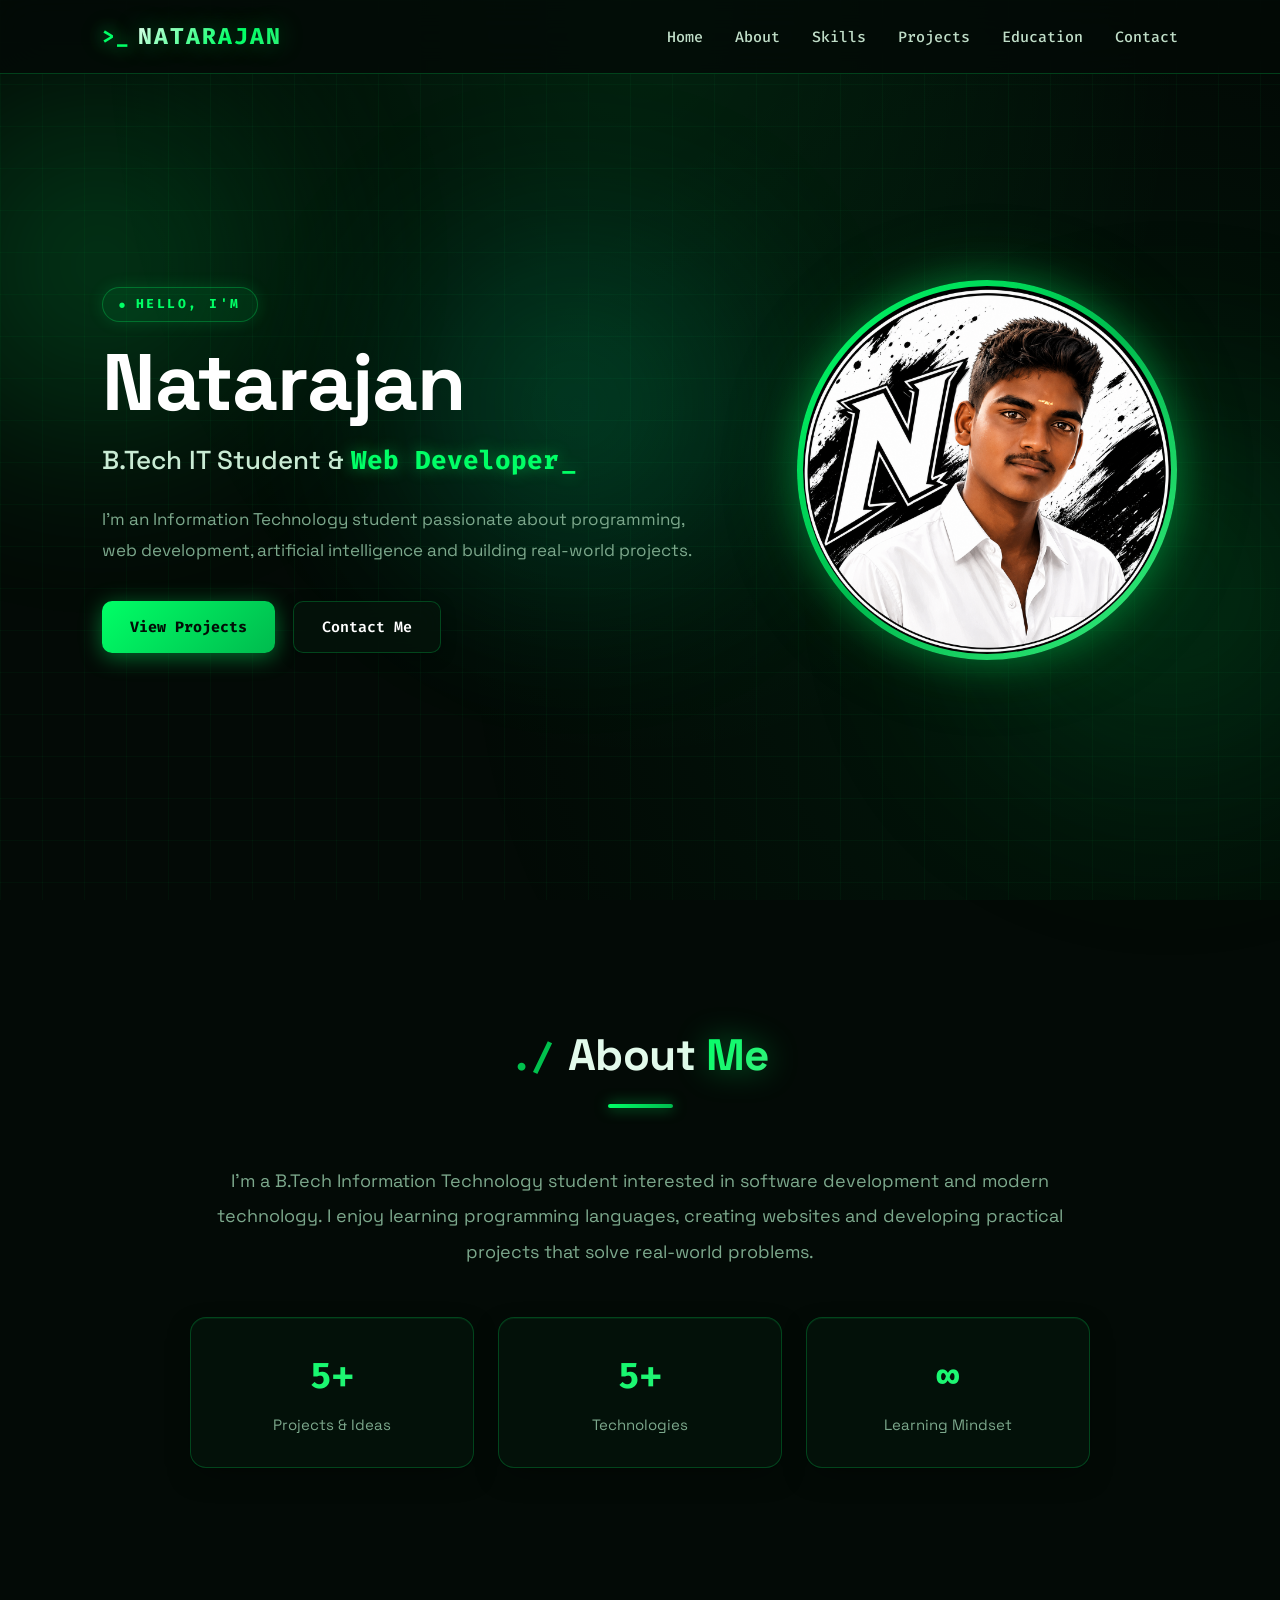
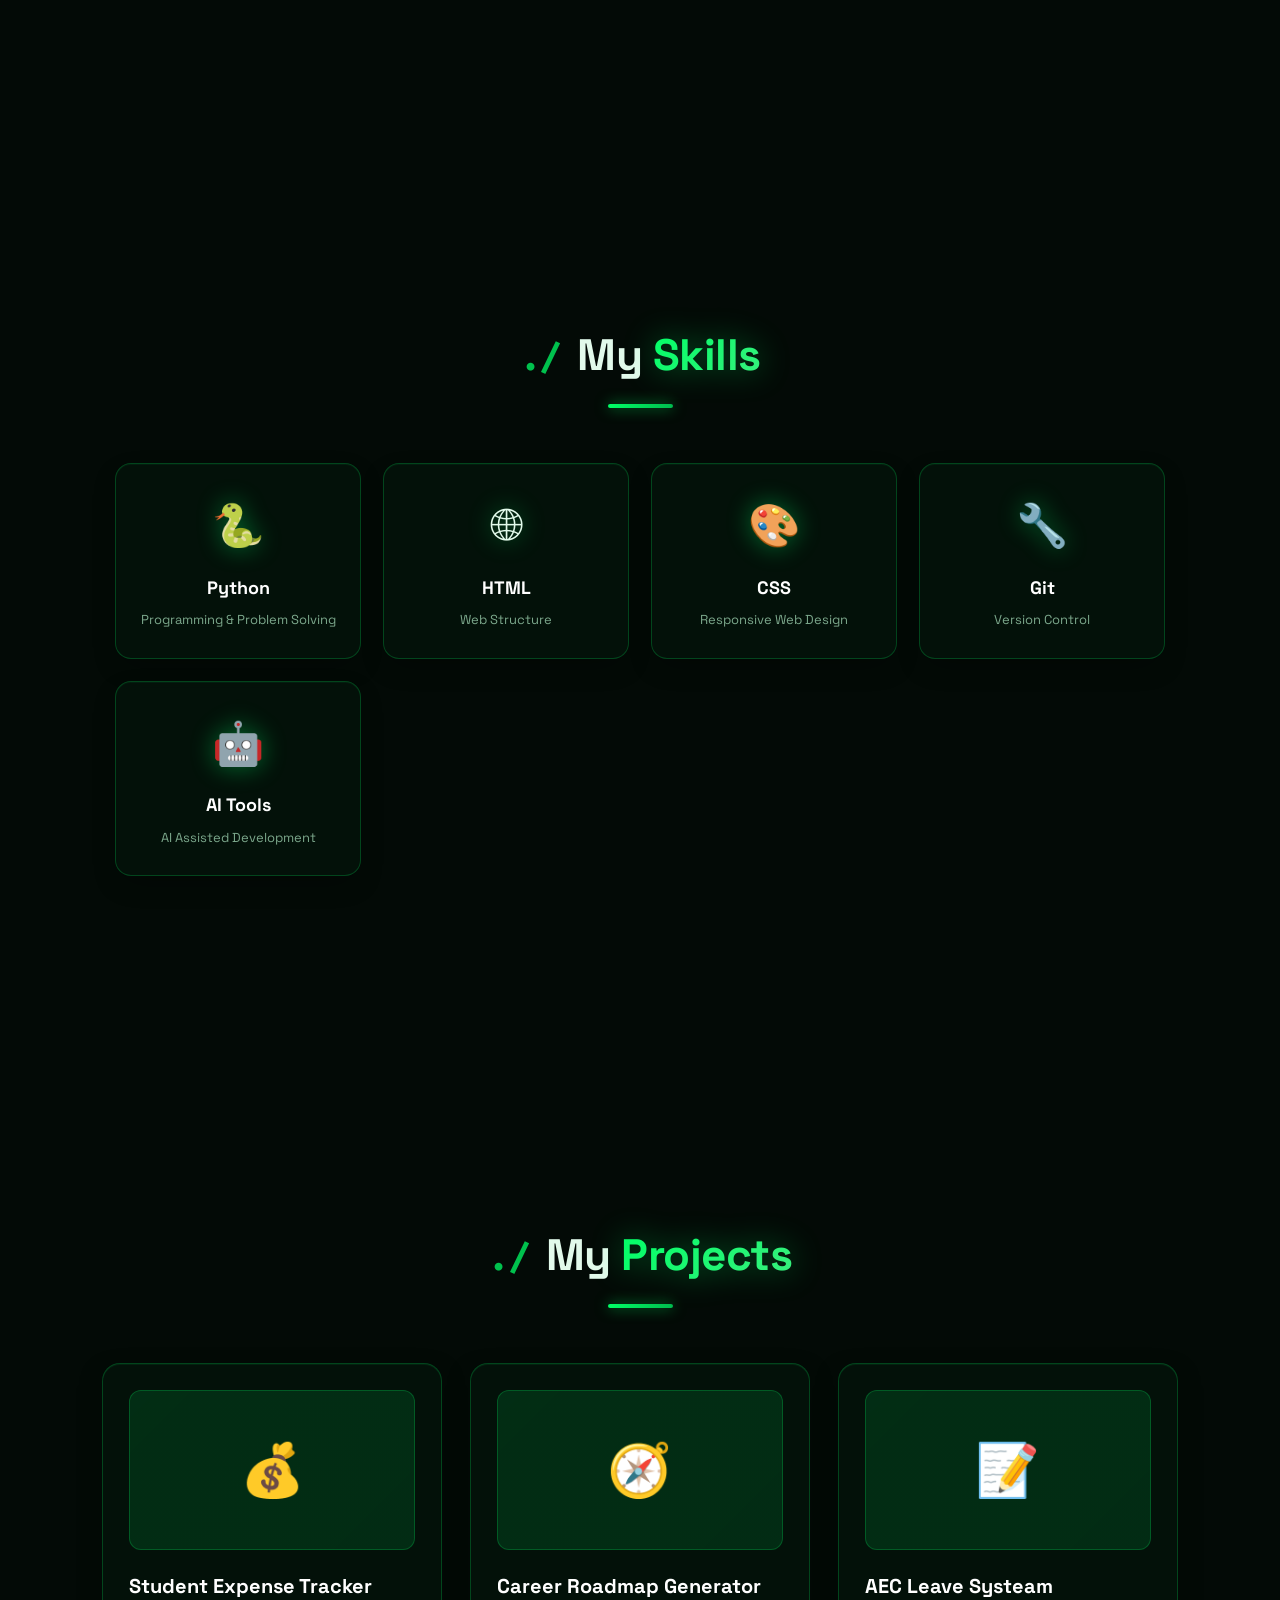
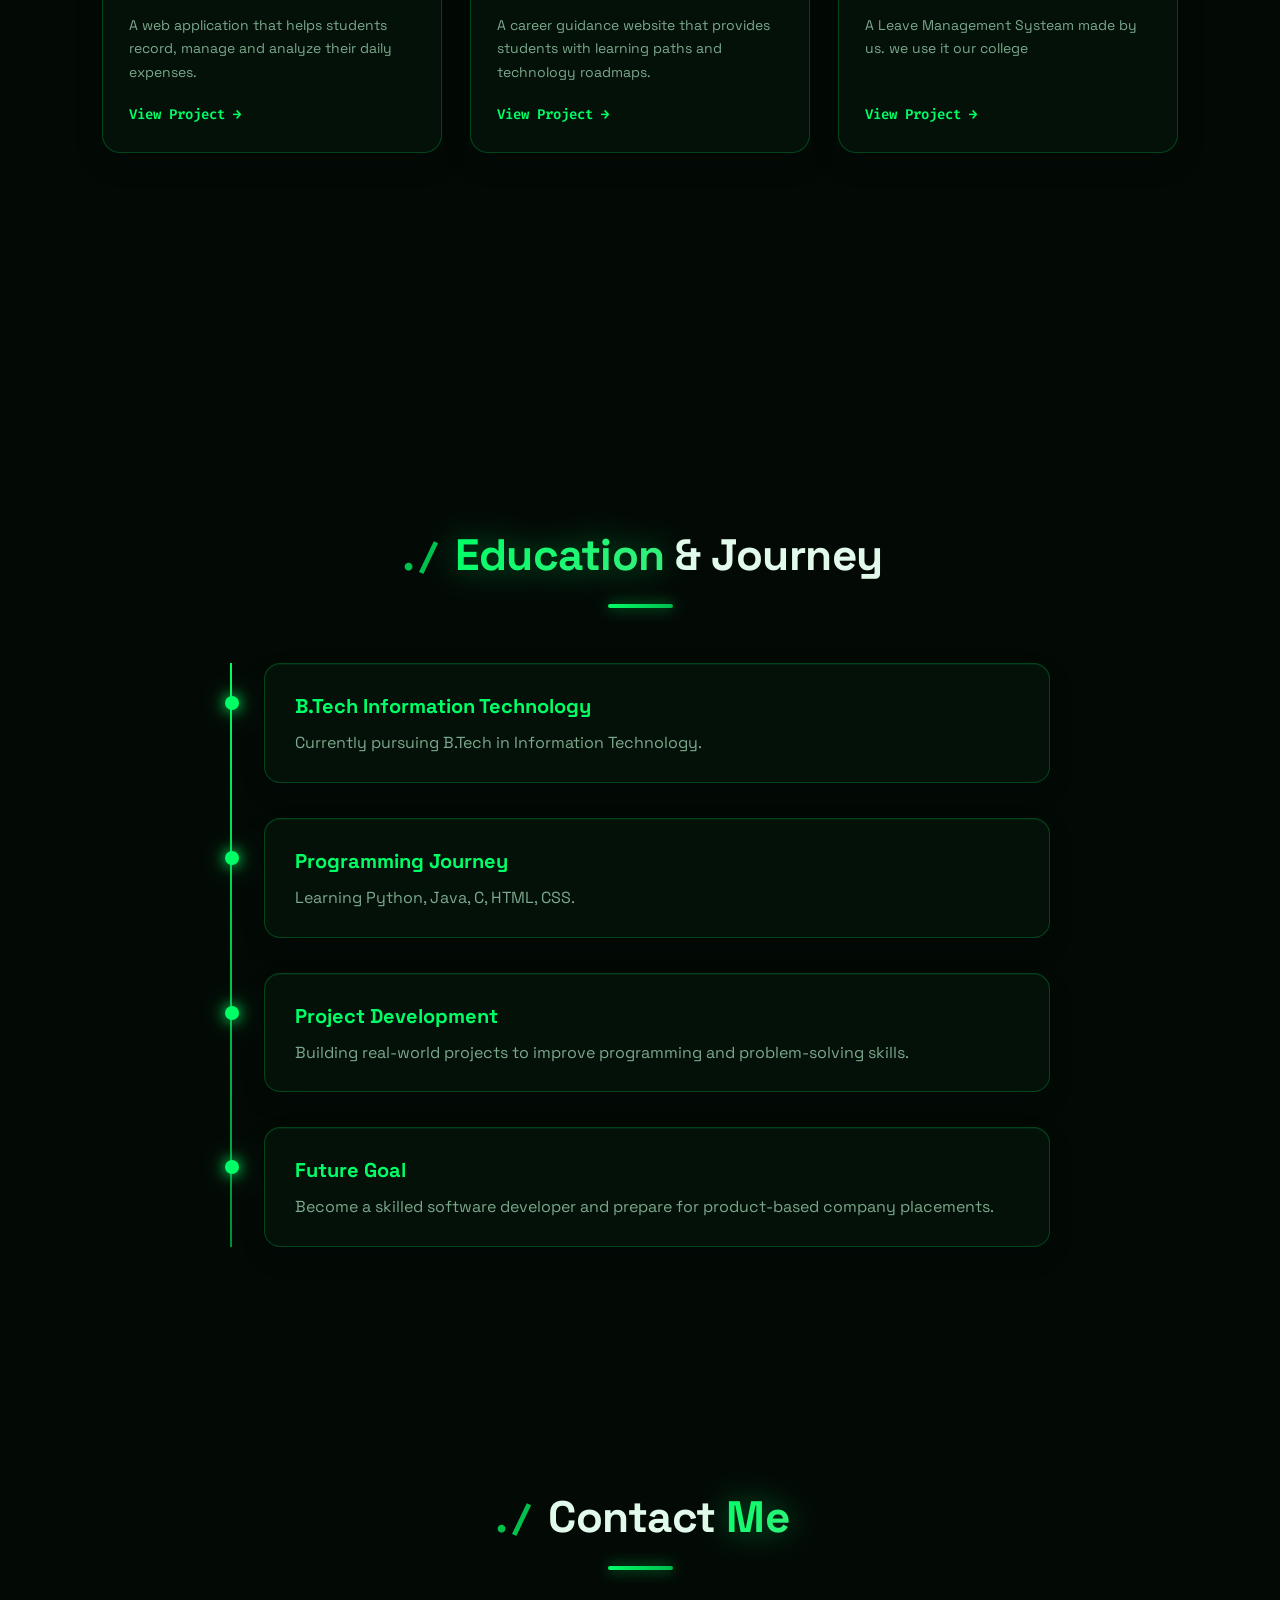
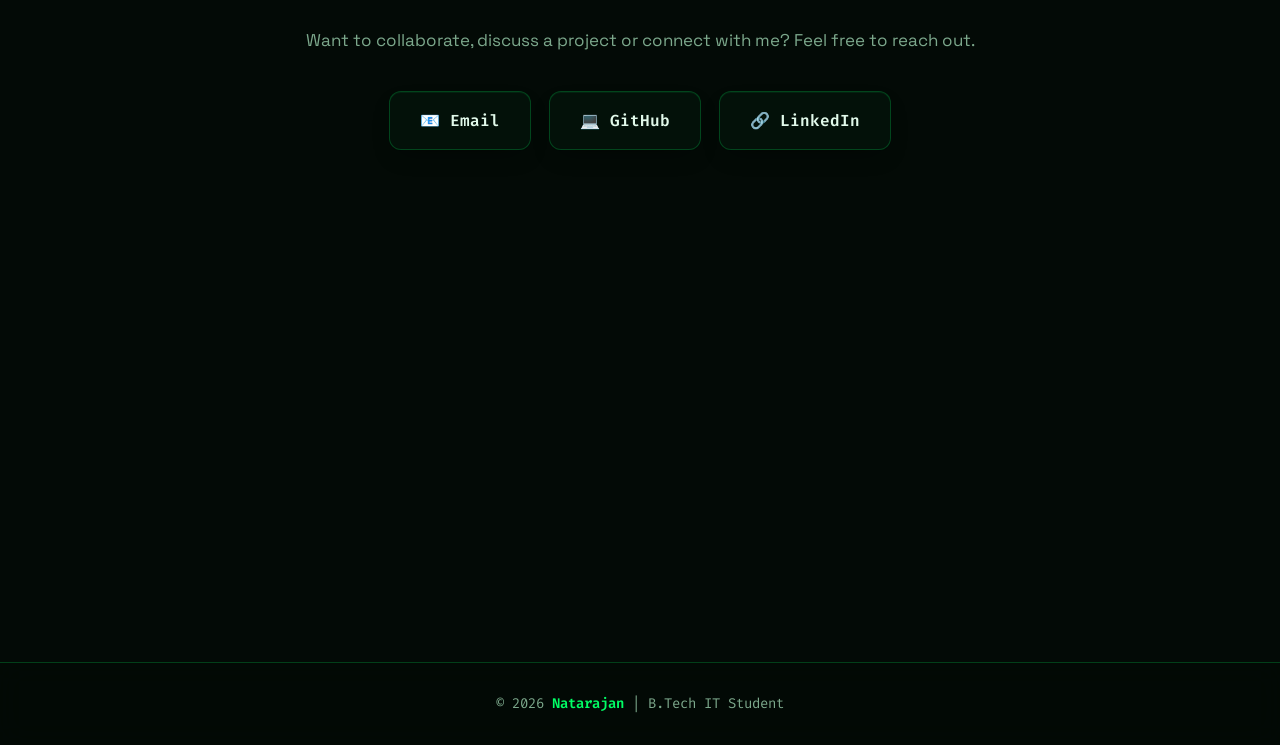
<file: index.html>
<!DOCTYPE html>
<html lang="en">

<head>
    <meta charset="UTF-8">
    <meta name="viewport" content="width=device-width, initial-scale=1.0">

    <title>Natarajan.com</title>

    <link rel="preconnect" href="https://fonts.googleapis.com">
    <link rel="preconnect" href="https://fonts.gstatic.com" crossorigin>
    <link href="https://fonts.googleapis.com/css2?family=Fira+Code:wght@400;500;600;700&family=Space+Grotesk:wght@400;500;600;700&display=swap" rel="stylesheet">

    <meta http-equiv="Cache-Control" content="no-cache, no-store, must-revalidate">
    <meta http-equiv="Pragma" content="no-cache">
    <meta http-equiv="Expires" content="0">

    <link rel="stylesheet" href="style.css?v=2.1">
    <link rel="icon" href="1fc80492-a239-4e54-9ab8-4602fc651d06.png">
    
    <!--<audio id="music" loop>>
        <source src="jailer_flute_bgm.mp3" type="audio/mpeg">
    </audio>-->
</head>

<body>

    <!-- Animated Background -->
    <canvas id="particles"></canvas>

    <div class="orb orb1"></div>
    <div class="orb orb2"></div>
    <div class="orb orb3"></div>

    <!-- ================= NAVBAR ================= -->

    <header>

        <nav>

            <div class="logo">
                NATARAJAN
            </div>

            <div class="menu-btn" id="menuBtn">
                ☰
            </div>

            <ul class="nav-links" id="navLinks">

                <li>
                    <a href="#home">Home</a>
                </li>

                <li>
                    <a href="#about">About</a>
                </li>

                <li>
                    <a href="#skills">Skills</a>
                </li>

                <li>
                    <a href="#projects">Projects</a>
                </li>

                <li>
                    <a href="#education">Education</a>
                </li>

                <li>
                    <a href="#contact">Contact</a>
                </li>

            </ul>

        </nav>

    </header>


    <!-- ================= HOME ================= -->

    <section id="home">

        <div class="hero">

            <div class="hero-text reveal">

                <p class="welcome">
                    HELLO, I'M
                </p>

                <h1>
                    Natarajan
                </h1>

                <h2>
                    B.Tech IT Student &
                    <span id="typing"></span>
                </h2>

                <p class="description">

                    I'm an Information Technology student passionate
                    about programming, web development, artificial
                    intelligence and building real-world projects.

                </p>

                <div class="buttons">

                    <a href="#projects" class="btn primary">
                        View Projects
                    </a>

                    <a href="#contact" class="btn">
                        Contact Me
                    </a>

                </div>

            </div>


            <!-- PROFILE -->

            <div class="profile-box reveal">

                <div class="profile">

                    <div class="profile-inner">

                        <img
                            src="7041f878-af38-456b-a1e7-2af0509fb266.png"
                            alt="Natarajan"
                        >

                    </div>

                </div>

            </div>

        </div>

    </section>


    <!-- ================= ABOUT ================= -->

    <section id="about">

        <h2 class="section-title reveal">
            About <span>Me</span>
        </h2>

        <div class="about reveal">

            <p>

                I'm a B.Tech Information Technology student interested
                in software development and modern technology. I enjoy
                learning programming languages, creating websites and
                developing practical projects that solve real-world
                problems.

            </p>


            <div class="stats">

                <div class="stat">

                    <h3>5+</h3>

                    <p>
                        Projects & Ideas
                    </p>

                </div>


                <div class="stat">

                    <h3>5+</h3>

                    <p>
                        Technologies
                    </p>

                </div>


                <div class="stat">

                    <h3>∞</h3>

                    <p>
                        Learning Mindset
                    </p>

                </div>

            </div>

        </div>

    </section>


    <!-- ================= SKILLS ================= -->

    <section id="skills">

        <h2 class="section-title reveal">
            My <span>Skills</span>
        </h2>


        <div class="skills-grid">


            <div class="skill reveal">

                <div class="skill-icon">
                    🐍
                </div>

                <h3>
                    Python
                </h3>

                <p>
                    Programming & Problem Solving
                </p>

            </div>

<!--
            <div class="skill reveal">

                <div class="skill-icon">
                    ☕
                </div>

                <h3>
                    Java
                </h3>

                <p>
                    Object Oriented Programming
                </p>

            </div>
-->

            <div class="skill reveal">

                <div class="skill-icon">
                    🌐
                </div>

                <h3>
                    HTML
                </h3>

                <p>
                    Web Structure
                </p>

            </div>


            <div class="skill reveal">

                <div class="skill-icon">
                    🎨
                </div>

                <h3>
                    CSS
                </h3>

                <p>
                    Responsive Web Design
                </p>

            </div>

<!--
            <div class="skill reveal">

                <div class="skill-icon">
                    ⚡
                </div>

                <h3>
                    JavaScript
                </h3>

                <p>
                    Interactive Websites
                </p>

            </div>


            <div class="skill reveal">

                <div class="skill-icon">
                    🗄️
                </div>

                <h3>
                    SQL
                </h3>

                <p>
                    Database Management
                </p>

            </div>

        -->
            <div class="skill reveal">

                <div class="skill-icon">
                    🔧
                </div>

                <h3>
                    Git
                </h3>

                <p>
                    Version Control
                </p>

            </div>


            <div class="skill reveal">

                <div class="skill-icon">
                    🤖
                </div>

                <h3>
                    AI Tools
                </h3>

                <p>
                    AI Assisted Development
                </p>

            </div>

        </div>

    </section>


    <!-- ================= PROJECTS ================= -->

    <section id="projects">

        <h2 class="section-title reveal">
            My <span>Projects</span>
        </h2>


        <div class="projects-grid">


            <div class="project reveal">

                <div class="project-img">
                    💰
                </div>

                <h3>
                    Student Expense Tracker
                </h3>

                <p>

                    A web application that helps students record,
                    manage and analyze their daily expenses.

                </p>

                <a href="https://natarajan211.github.io/studentexpance/" target="_blank">
                    View Project →
                </a>

            </div>


            <div class="project reveal">

                <div class="project-img">
                    🧭
                </div>

                <h3>
                    Career Roadmap Generator
                </h3>

                <p>

                    A career guidance website that provides students
                    with learning paths and technology roadmaps.

                </p>

                <a href="https://natarajan211.github.io/roadmap/" target="_blank">
                    View Project →
                </a>

            </div>


    
            <div class="project reveal">

                <div class="project-img">
                    📝
                </div>

                <h3>
                    AEC Leave Systeam
                </h3>

                <p>

                   A Leave Management Systeam made by us. we use
                   it our college

                </p>

                <a href="https://natarajan-prime-github-io.onrender.com/" target="_blank">
                    View Project →
                </a>

            </div>


<!--
            <div class="project reveal">

                <div class="project-img">
                    🤖
                </div>

                <h3>
                    AI Learning Assistant
                </h3>

                <p>

                    An educational assistant concept designed to help
                    students learn programming.

                </p>

                <a href="#">
                    View Project →
                </a>

            </div>

-->
<!--
            <div class="project reveal">

                <div class="project-img">
                    🎮
                </div>

                <h3>
                    Mini Game Hub
                </h3>

                <p>

                    A browser-based collection of simple games created
                    using HTML, CSS and JavaScript.

                </p>

                <a href="#">
                    View Project →
                </a>

            </div>
        -->
            <!--

            <div class="project reveal">

                <div class="project-img">
                    📊
                </div>

                <h3>
                    Data Dashboard
                </h3>

                <p>

                    An interactive dashboard for displaying useful
                    information through cards and charts.

                </p>

                <a href="#">
                    View Project →
                </a>

            </div>

        </div>
    -->
    </section>


    <!-- ================= EDUCATION ================= -->

    <section id="education">

        <h2 class="section-title reveal">
            <span>Education</span> & Journey
        </h2>


        <div class="timeline">


            <div class="timeline-item reveal">

                <h3>
                    B.Tech Information Technology
                </h3>

                <p>
                    Currently pursuing B.Tech in Information Technology.
                </p>

            </div>


            <div class="timeline-item reveal">

                <h3>
                    Programming Journey
                </h3>

                <p>

                    Learning Python, Java, C, HTML, CSS.

                </p>

            </div>


            <div class="timeline-item reveal">

                <h3>
                    Project Development
                </h3>

                <p>

                    Building real-world projects to improve
                    programming and problem-solving skills.

                </p>

            </div>


            <div class="timeline-item reveal">

                <h3>
                    Future Goal
                </h3>

                <p>

                    Become a skilled software developer and prepare
                    for product-based company placements.

                </p>

            </div>

        </div>

    </section>


    <!-- ================= CONTACT ================= -->

    <section id="contact">

        <h2 class="section-title reveal">
            Contact <span>Me</span>
        </h2>


        <div class="contact-container reveal">

            <p>

                Want to collaborate, discuss a project or connect
                with me? Feel free to reach out.

            </p>


            <div class="contact-links">

                <a
                    class="contact-link"
                    href="mailto:natarajanamsavalli318@gmail.com" target="_blank">

                    📧 Email

                </a>


                <a
                    class="contact-link"
                    href="https://github.com/natarajan211/natarajan211.github.io"
                    target="_blank">

                    💻 GitHub

                </a>


                <a
                    class="contact-link"
                    href="https://www.linkedin.com/in/natarajan-natarajan-3964413aa/"
                    target="_blank">

                    🔗 LinkedIn

                </a>
            </div>

        </div>

    </section>


    <!-- ================= FOOTER ================= -->

    <footer>

        © 2026
        <span>Natarajan</span>
        | B.Tech IT Student

    </footer>


    <script src="sccript.js?v=2.1"></script>

</body>

</html>
</file>
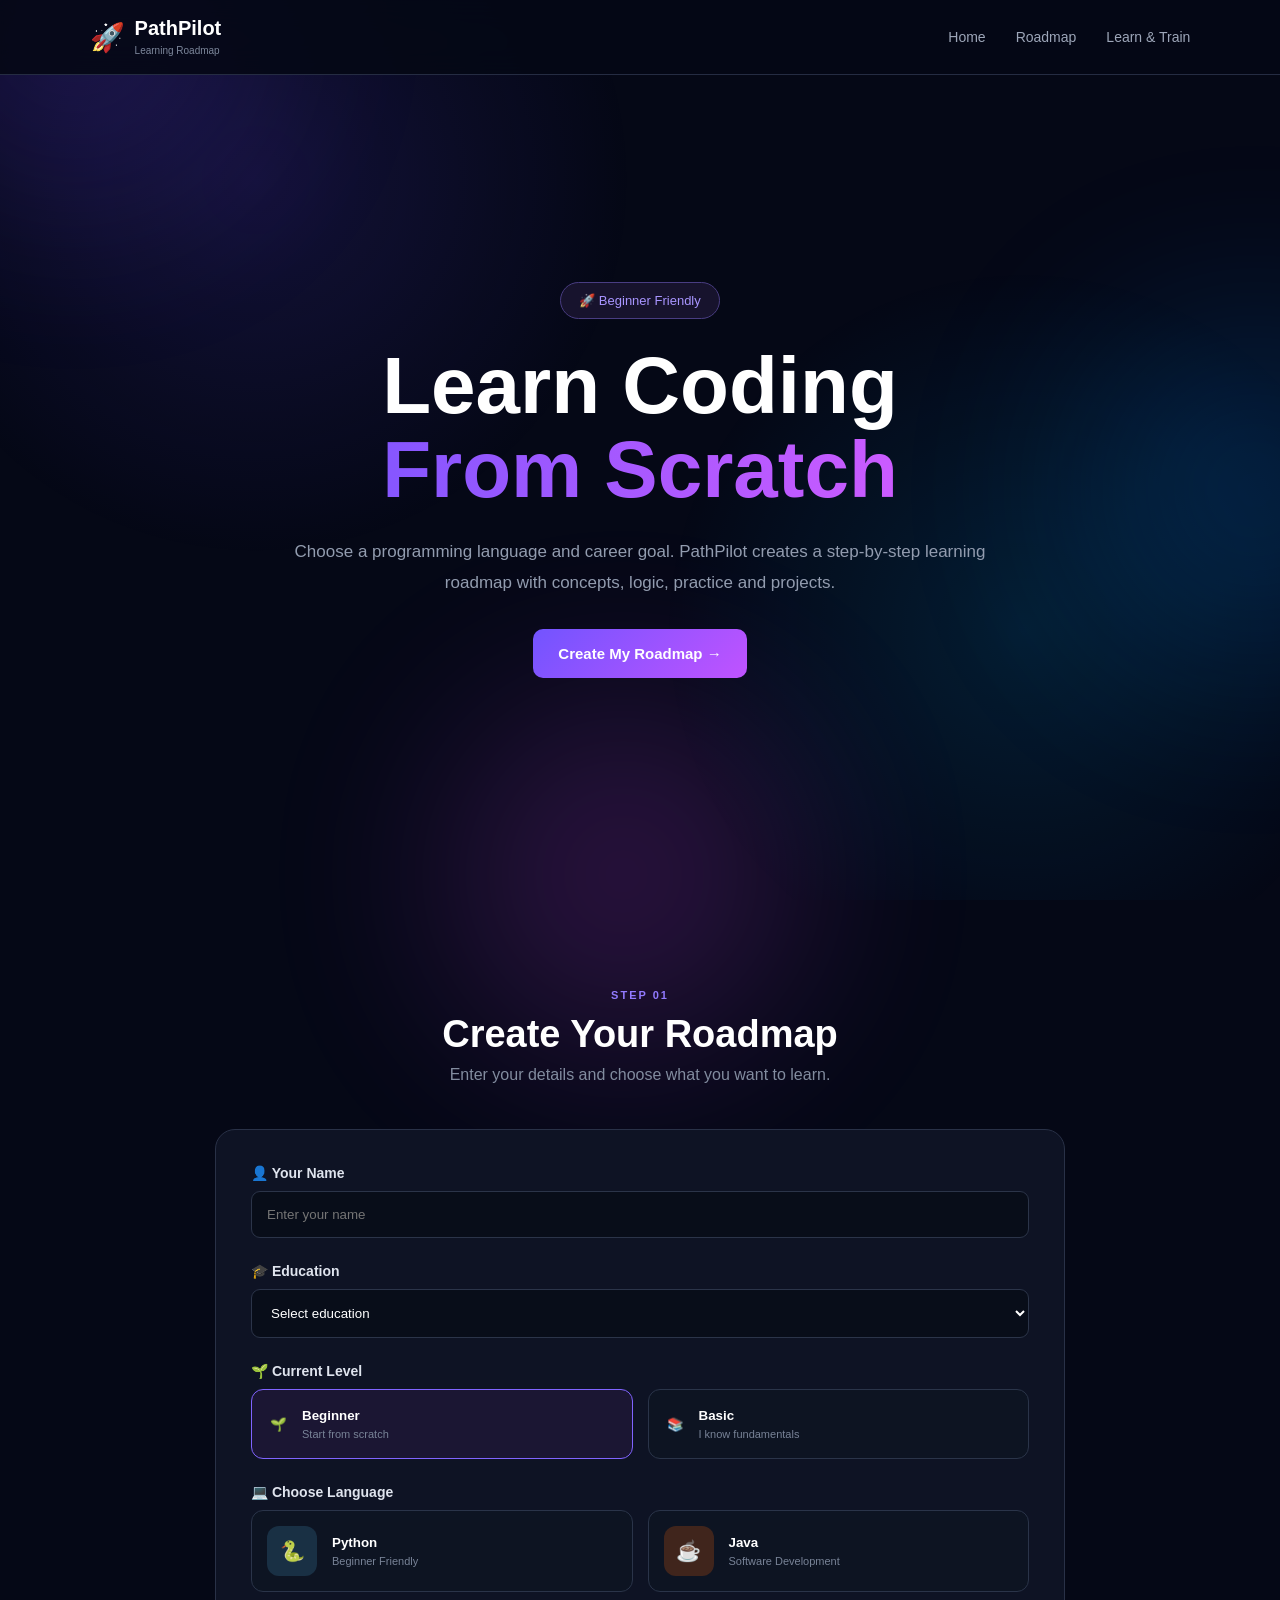
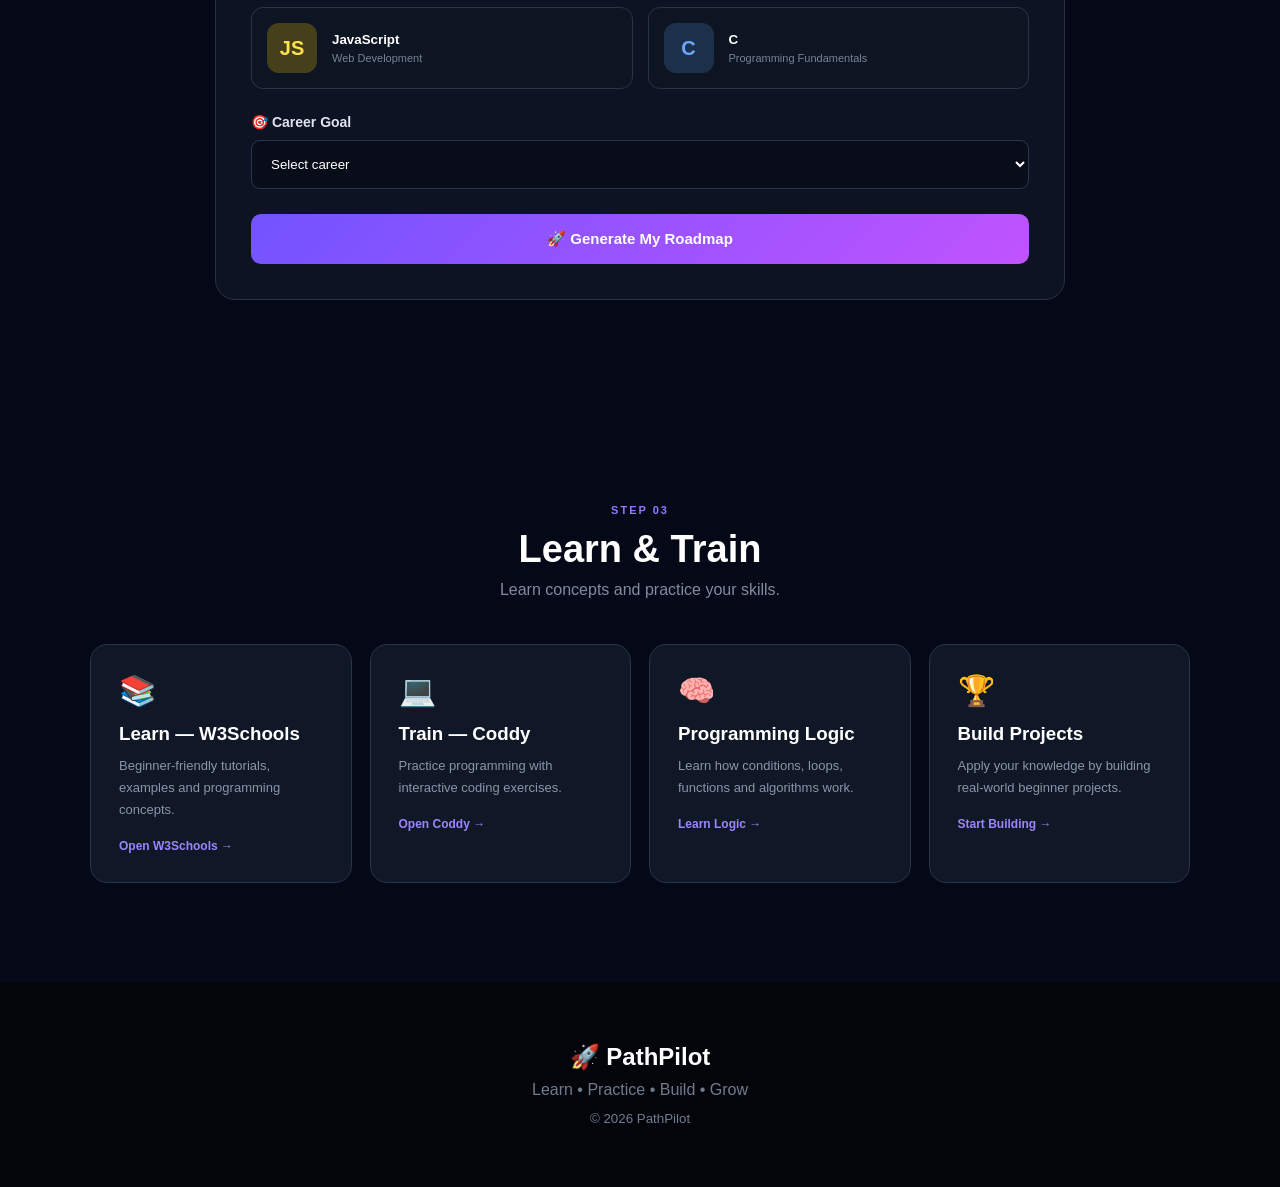
<file: roadmap/index.html>
<!DOCTYPE html>
<html lang="en">
<head>
    <meta charset="UTF-8">
    <meta name="viewport" content="width=device-width, initial-scale=1.0">

    <title>PathPilot - Coding Roadmap</title>

    <link rel="stylesheet" href="style.css">
</head>

<body>

    <!-- Background -->
    <div class="bg-circle circle1"></div>
    <div class="bg-circle circle2"></div>
    <div class="bg-circle circle3"></div>

    <!-- Navbar -->
    <header class="navbar">

        <div class="logo">
            <span>🚀</span>
            <div>
                <h2>PathPilot</h2>
                <small>Learning Roadmap</small>
            </div>
        </div>

        <nav>
            <a href="#home">Home</a>
            <a href="#generator">Roadmap</a>
            <a href="#resources">Learn & Train</a>
        </nav>

    </header>


    <!-- Hero -->
    <section class="hero" id="home">

        <div class="hero-content">

            <div class="badge">
                🚀 Beginner Friendly
            </div>

            <h1>
                Learn Coding
                <span>From Scratch</span>
            </h1>

            <p>
                Choose a programming language and career goal.
                PathPilot creates a step-by-step learning roadmap
                with concepts, logic, practice and projects.
            </p>

            <button onclick="goToGenerator()" class="main-btn">
                Create My Roadmap →
            </button>

        </div>

    </section>


    <!-- Generator -->
    <section class="section" id="generator">

        <div class="section-heading">

            <span>STEP 01</span>

            <h2>Create Your Roadmap</h2>

            <p>
                Enter your details and choose what you want to learn.
            </p>

        </div>


        <div class="generator">

            <!-- Name -->
            <div class="input-group">

                <label>👤 Your Name</label>

                <input
                    type="text"
                    id="name"
                    placeholder="Enter your name"
                >

            </div>


            <!-- Education -->
            <div class="input-group">

                <label>🎓 Education</label>

                <select id="education">

                    <option value="">
                        Select education
                    </option>

                    <option>B.Tech IT</option>
                    <option>B.Tech CSE</option>
                    <option>BCA</option>
                    <option>B.Sc Computer Science</option>
                    <option>Diploma</option>

                </select>

            </div>


            <!-- Level -->
            <div class="input-group">

                <label>🌱 Current Level</label>

                <div class="level-container">

                    <button
                        class="level active"
                        data-level="beginner"
                        onclick="chooseLevel(this)"
                    >

                        🌱
                        <div>
                            <b>Beginner</b>
                            <small>Start from scratch</small>
                        </div>

                    </button>


                    <button
                        class="level"
                        data-level="basic"
                        onclick="chooseLevel(this)"
                    >

                        📚
                        <div>
                            <b>Basic</b>
                            <small>I know fundamentals</small>
                        </div>

                    </button>

                </div>

            </div>


            <!-- Language -->
            <div class="input-group">

                <label>💻 Choose Language</label>

                <div class="languages">


                    <button
                        class="language"
                        data-language="python"
                        onclick="chooseLanguage(this)"
                    >

                        <div class="python logo-icon">
                            🐍
                        </div>

                        <div>
                            <b>Python</b>
                            <small>Beginner Friendly</small>
                        </div>

                    </button>


                    <button
                        class="language"
                        data-language="java"
                        onclick="chooseLanguage(this)"
                    >

                        <div class="java logo-icon">
                            ☕
                        </div>

                        <div>
                            <b>Java</b>
                            <small>Software Development</small>
                        </div>

                    </button>


                    <button
                        class="language"
                        data-language="javascript"
                        onclick="chooseLanguage(this)"
                    >

                        <div class="javascript logo-icon">
                            JS
                        </div>

                        <div>
                            <b>JavaScript</b>
                            <small>Web Development</small>
                        </div>

                    </button>


                    <button
                        class="language"
                        data-language="c"
                        onclick="chooseLanguage(this)"
                    >

                        <div class="c logo-icon">
                            C
                        </div>

                        <div>
                            <b>C</b>
                            <small>Programming Fundamentals</small>
                        </div>

                    </button>

                </div>

            </div>


            <!-- Career -->
            <div class="input-group">

                <label>🎯 Career Goal</label>

                <select id="career">

                    <option value="">
                        Select career
                    </option>

                    <option>Software Developer</option>

                    <option>Full Stack Developer</option>

                    <option>Data Analyst</option>

                    <option>AI / ML Engineer</option>

                    <option>Cybersecurity Engineer</option>

                </select>

            </div>


            <button
                class="generate"
                onclick="generateRoadmap()"
            >

                🚀 Generate My Roadmap

            </button>

        </div>

    </section>


    <!-- Result -->
    <section
        class="section result-section"
        id="result"
    >

        <div class="section-heading">

            <span>STEP 02</span>

            <h2 id="welcome"></h2>

            <p>
                Your personalized learning journey
            </p>

        </div>


        <!-- Dashboard -->
        <div class="dashboard">

            <div class="dashboard-card">

                <span>💻 Language</span>

                <strong id="showLanguage">-</strong>

            </div>


            <div class="dashboard-card">

                <span>🎯 Career</span>

                <strong id="showCareer">-</strong>

            </div>


            <div class="dashboard-card">

                <span>📊 Progress</span>

                <strong>
                    <span id="progressText">0</span>%
                </strong>

            </div>

        </div>


        <!-- Progress -->
        <div class="progress-box">

            <div class="progress-info">

                <span>Learning Progress</span>

                <b>
                    <span id="progressNumber">0</span>%
                </b>

            </div>

            <div class="progress">

                <div
                    id="progressBar"
                    class="progress-bar"
                ></div>

            </div>

        </div>


        <!-- Recommendation -->
        <div class="recommendation">

            <span>🤖</span>

            <div>

                <small>PATHPILOT RECOMMENDATION</small>

                <p id="recommendationText">
                    Start learning Level 1.
                </p>

            </div>

        </div>


        <!-- Roadmap -->
        <div id="roadmap"></div>

    </section>


    <!-- Resources -->
    <section
        class="section"
        id="resources"
    >

        <div class="section-heading">

            <span>STEP 03</span>

            <h2>Learn & Train</h2>

            <p>
                Learn concepts and practice your skills.
            </p>

        </div>


        <div class="resource-grid">


            <div class="resource">

                <div class="resource-icon">
                    📚
                </div>

                <h3>Learn — W3Schools</h3>

                <p>
                    Beginner-friendly tutorials,
                    examples and programming concepts.
                </p>

                <a
                    id="w3Link"
                    href="https://www.w3schools.com/"
                    target="_blank"
                >
                    Open W3Schools →
                </a>

            </div>


            <div class="resource">

                <div class="resource-icon">
                    💻
                </div>

                <h3>Train — Coddy</h3>

                <p>
                    Practice programming with
                    interactive coding exercises.
                </p>

                <a
                    href="https://coddy.tech/"
                    target="_blank"
                >
                    Open Coddy →
                </a>

            </div>


            <div class="resource">

                <div class="resource-icon">
                    🧠
                </div>

                <h3>Programming Logic</h3>

                <p>
                    Learn how conditions, loops,
                    functions and algorithms work.
                </p>

                <a
                    href="https://www.w3schools.com/"
                    target="_blank"
                >
                    Learn Logic →
                </a>

            </div>


            <div class="resource">

                <div class="resource-icon">
                    🏆
                </div>

                <h3>Build Projects</h3>

                <p>
                    Apply your knowledge by building
                    real-world beginner projects.
                </p>

                <a
                    href="https://natarajan211.github.io/roadmap/index2.html"
                >
                    Start Building →
                </a>

            </div>

        </div>

    </section>


    <!-- Footer -->
    <footer>

        <h2>🚀 PathPilot</h2>

        <p>
            Learn • Practice • Build • Grow
        </p>

        <small>
            © 2026 PathPilot
        </small>

    </footer>


    <script src="script.js"></script>

</body>
</html>
</file>
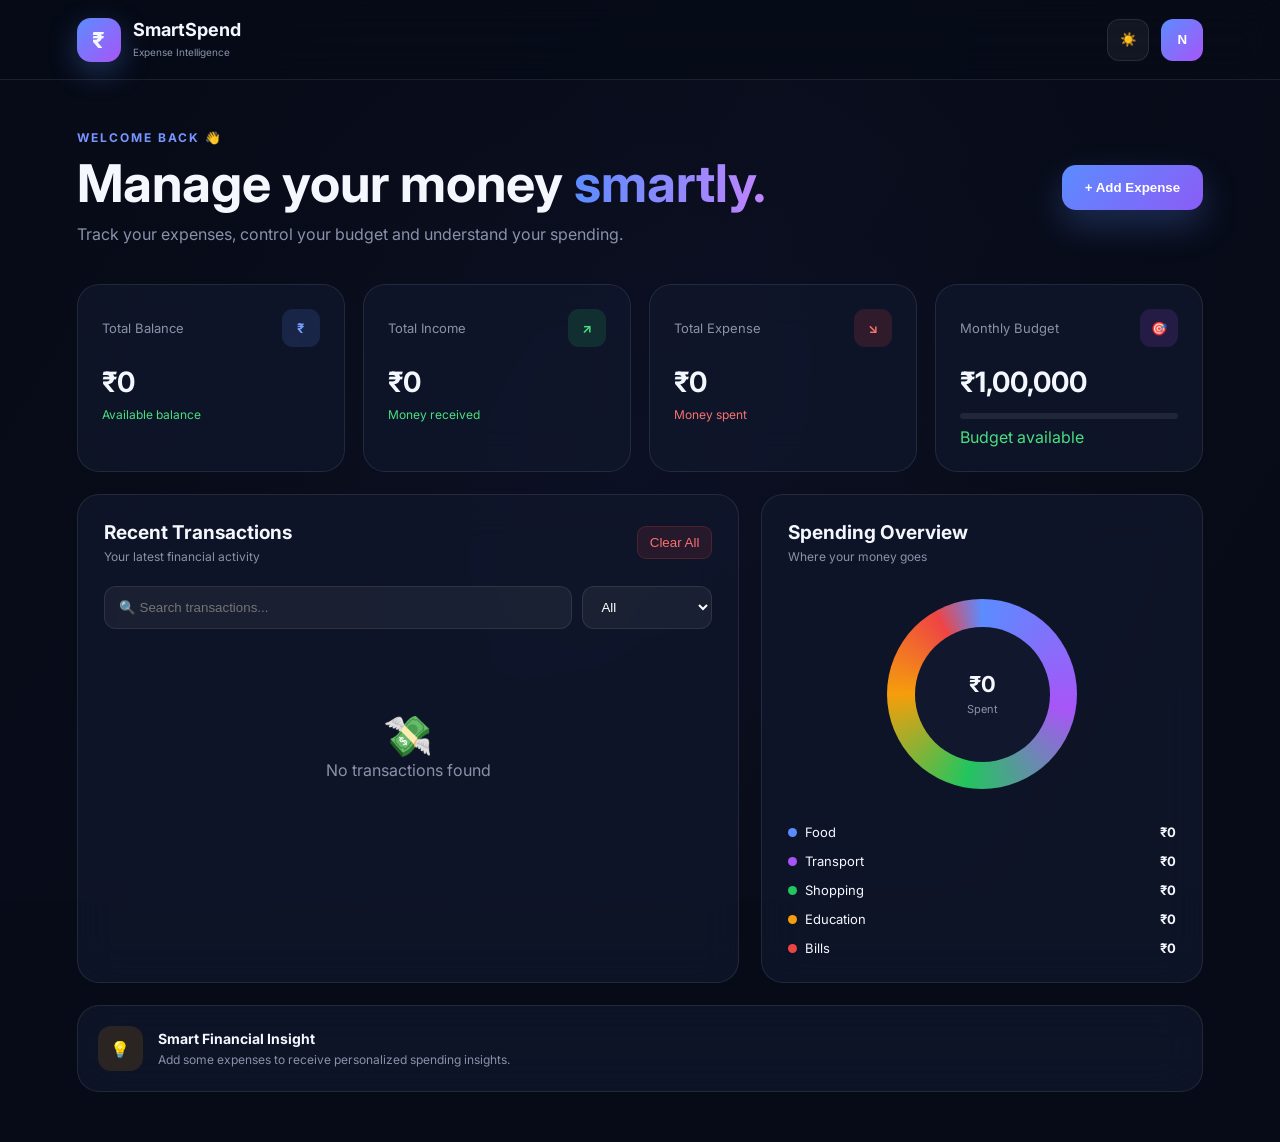
<file: studentexpance/index.html>
<!DOCTYPE html>
<html lang="en">
<head>
    <meta charset="UTF-8">
    <meta name="viewport" content="width=device-width, initial-scale=1.0">

    <title>SmartSpend - Expense Tracker</title>

    <link rel="preconnect" href="https://fonts.googleapis.com">
    <link rel="preconnect" href="https://fonts.gstatic.com" crossorigin>
    <link href="https://fonts.googleapis.com/css2?family=Inter:wght@400;500;600;700;800&display=swap" rel="stylesheet">

    <link rel="stylesheet" href="style.css">
</head>

<body>

    <!-- Animated Background -->
    <div class="background">
        <div class="orb orb1"></div>
        <div class="orb orb2"></div>
        <div class="orb orb3"></div>
    </div>

    <!-- Navigation -->
    <header class="navbar">

        <div class="logo">
            <div class="logo-icon">₹</div>
            <div>
                <h2>SmartSpend</h2>
                <span>Expense Intelligence</span>
            </div>
        </div>

        <div class="nav-actions">
            <button id="themeBtn" class="icon-btn">☀️</button>
            <button class="profile">N</button>
        </div>

    </header>


    <main class="container">

        <!-- Welcome -->
        <section class="welcome">
            <div>
                <p class="small-title">WELCOME BACK 👋</p>
                <h1>Manage your money <span>smartly.</span></h1>
                <p class="description">
                    Track your expenses, control your budget and understand your spending.
                </p>
            </div>

            <button class="primary-btn" onclick="openModal()">
                + Add Expense
            </button>
        </section>


        <!-- Summary Cards -->
        <section class="summary-grid">

            <div class="summary-card">
                <div class="card-top">
                    <span>Total Balance</span>
                    <div class="card-icon blue">₹</div>
                </div>

                <h2 id="balance">₹0</h2>
                <p class="positive">Available balance</p>
            </div>


            <div class="summary-card">
                <div class="card-top">
                    <span>Total Income</span>
                    <div class="card-icon green">↗</div>
                </div>

                <h2 id="income">₹0</h2>
                <p class="positive">Money received</p>
            </div>


            <div class="summary-card">
                <div class="card-top">
                    <span>Total Expense</span>
                    <div class="card-icon red">↘</div>
                </div>

                <h2 id="expense">₹0</h2>
                <p class="negative">Money spent</p>
            </div>


            <div class="summary-card">
                <div class="card-top">
                    <span>Monthly Budget</span>
                    <div class="card-icon purple">🎯</div>
                </div>

                <h2 id="budgetText">₹10,000</h2>

                <div class="progress">
                    <div id="budgetProgress"></div>
                </div>

                <p id="budgetStatus">Budget available</p>
            </div>

        </section>


        <!-- Main Grid -->
        <section class="dashboard-grid">

            <!-- Transactions -->
            <div class="panel transactions-panel">

                <div class="panel-header">
                    <div>
                        <h2>Recent Transactions</h2>
                        <p>Your latest financial activity</p>
                    </div>

                    <button onclick="clearAll()" class="clear-btn">
                        Clear All
                    </button>
                </div>


                <div class="filters">

                    <input
                        type="text"
                        id="search"
                        placeholder="🔍 Search transactions..."
                        onkeyup="renderTransactions()"
                    >

                    <select id="filter" onchange="renderTransactions()">
                        <option value="all">All</option>
                        <option value="food">Food</option>
                        <option value="transport">Transport</option>
                        <option value="shopping">Shopping</option>
                        <option value="education">Education</option>
                        <option value="bills">Bills</option>
                        <option value="other">Other</option>
                    </select>

                </div>


                <div id="transactionList" class="transaction-list">
                    <!-- JavaScript will add transactions -->
                </div>

            </div>


            <!-- Analytics -->
            <div class="panel analytics-panel">

                <div class="panel-header">
                    <div>
                        <h2>Spending Overview</h2>
                        <p>Where your money goes</p>
                    </div>
                </div>


                <div class="chart-container">

                    <div class="donut">
                        <div class="donut-center">
                            <strong id="chartTotal">₹0</strong>
                            <span>Spent</span>
                        </div>
                    </div>

                </div>


                <div class="category-list">

                    <div class="category">
                        <span>
                            <i class="dot food"></i>
                            Food
                        </span>
                        <strong id="foodAmount">₹0</strong>
                    </div>

                    <div class="category">
                        <span>
                            <i class="dot transport"></i>
                            Transport
                        </span>
                        <strong id="transportAmount">₹0</strong>
                    </div>

                    <div class="category">
                        <span>
                            <i class="dot shopping"></i>
                            Shopping
                        </span>
                        <strong id="shoppingAmount">₹0</strong>
                    </div>

                    <div class="category">
                        <span>
                            <i class="dot education"></i>
                            Education
                        </span>
                        <strong id="educationAmount">₹0</strong>
                    </div>

                    <div class="category">
                        <span>
                            <i class="dot bills"></i>
                            Bills
                        </span>
                        <strong id="billsAmount">₹0</strong>
                    </div>

                </div>

            </div>

        </section>


        <!-- Financial Insight -->
        <section class="insight">

            <div class="insight-icon">💡</div>

            <div>
                <h3>Smart Financial Insight</h3>
                <p id="insightText">
                    Add some expenses to receive personalized spending insights.
                </p>
            </div>

        </section>

    </main>


    <!-- Add Expense Modal -->
    <div id="modal" class="modal">

        <div class="modal-box">

            <button class="close" onclick="closeModal()">×</button>

            <div class="modal-title">
                <span>💳</span>
                <div>
                    <h2>Add Transaction</h2>
                    <p>Record your financial activity</p>
                </div>
            </div>


            <form id="expenseForm">

                <label>Transaction Type</label>

                <div class="type-buttons">

                    <button
                        type="button"
                        class="type active"
                        data-type="expense">
                        Expense
                    </button>

                    <button
                        type="button"
                        class="type"
                        data-type="income">
                        Income
                    </button>

                </div>


                <label>Amount</label>

                <div class="amount-input">
                    <span>₹</span>

                    <input
                        type="number"
                        id="amount"
                        placeholder="0.00"
                        min="1"
                        required
                    >
                </div>


                <label>Description</label>

                <input
                    type="text"
                    id="description"
                    placeholder="e.g. Lunch at college"
                    required
                >


                <label>Category</label>

                <select id="category">

                    <option value="food">🍔 Food</option>
                    <option value="transport">🚌 Transport</option>
                    <option value="shopping">🛍️ Shopping</option>
                    <option value="education">📚 Education</option>
                    <option value="bills">💡 Bills</option>
                    <option value="other">📦 Other</option>

                </select>


                <label>Date</label>

                <input
                    type="date"
                    id="date"
                    required
                >


                <button class="submit-btn" type="submit">
                    Save Transaction
                </button>

            </form>

        </div>

    </div>


    <script src="script.js"></script>

</body>
</html>
</file>
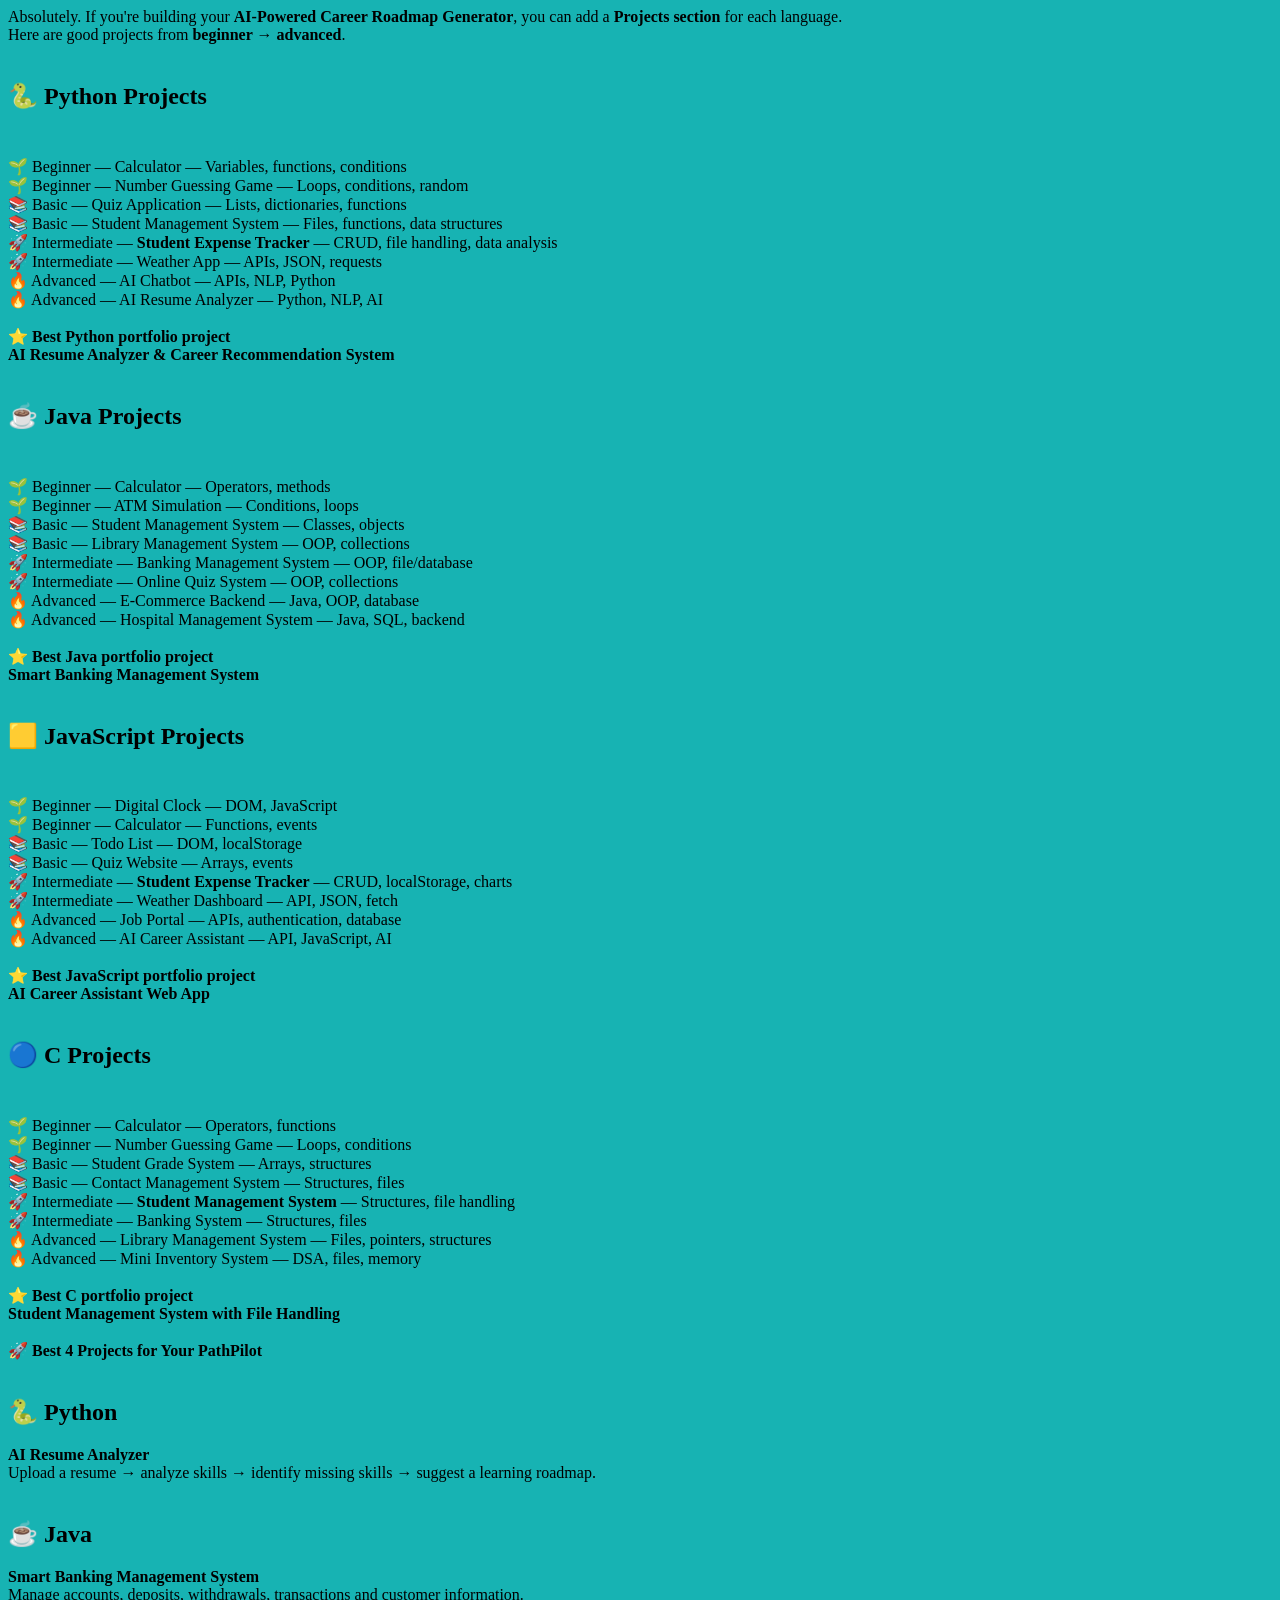
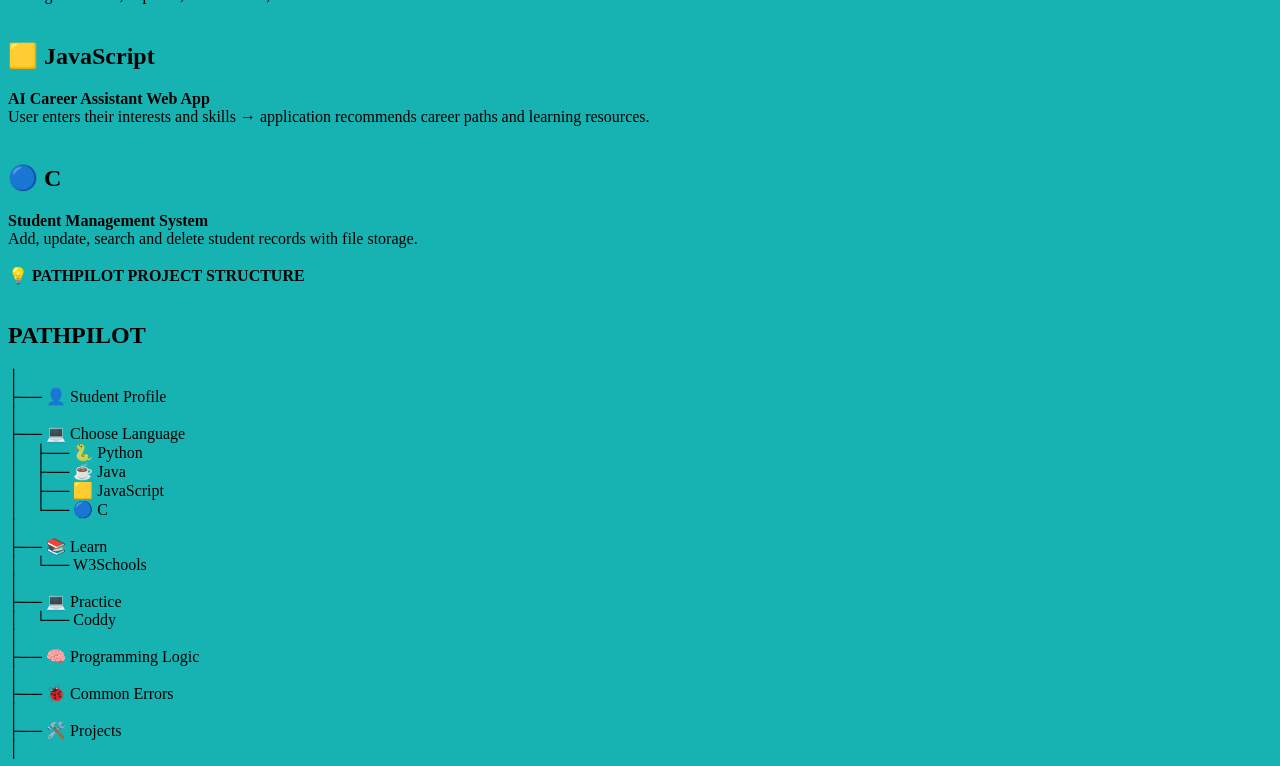
<file: roadmap/index2.html>
<!DOCTYPE html>
<html lang="en">
<head>
   <title>PROJECTES</title>
   <link rel="stylesheet" href="">

<style>
body{
    background-color: rgb(23, 179, 179);
}
</style>
<body>
    
Absolutely. If you're building your <b>AI-Powered Career Roadmap Generator</b>, you can add a <b>Projects section</b> for each language.<br>
Here are good projects from <b>beginner → advanced</b>.<br><br>

<h2>🐍 <b>Python Projects</b><br><br></h2>

🌱 Beginner — Calculator — Variables, functions, conditions<br>
🌱 Beginner — Number Guessing Game — Loops, conditions, random<br>
📚 Basic — Quiz Application — Lists, dictionaries, functions<br>
📚 Basic — Student Management System — Files, functions, data structures<br>
🚀 Intermediate — <b>Student Expense Tracker</b> — CRUD, file handling, data analysis<br>
🚀 Intermediate — Weather App — APIs, JSON, requests<br>
🔥 Advanced — AI Chatbot — APIs, NLP, Python<br>
🔥 Advanced — AI Resume Analyzer — Python, NLP, AI<br><br>

⭐ <b>Best Python portfolio project</b><br>
<b>AI Resume Analyzer & Career Recommendation System</b><br><br>

<h2>☕ <b>Java Projects</b><br><br></h2>

🌱 Beginner — Calculator — Operators, methods<br>
🌱 Beginner — ATM Simulation — Conditions, loops<br>
📚 Basic — Student Management System — Classes, objects<br>
📚 Basic — Library Management System — OOP, collections<br>
🚀 Intermediate — Banking Management System — OOP, file/database<br>
🚀 Intermediate — Online Quiz System — OOP, collections<br>
🔥 Advanced — E-Commerce Backend — Java, OOP, database<br>
🔥 Advanced — Hospital Management System — Java, SQL, backend<br><br>

⭐ <b>Best Java portfolio project</b><br>
<b>Smart Banking Management System</b><br><br>

<h2>🟨 <b>JavaScript Projects</b><br><br></h2>

🌱 Beginner — Digital Clock — DOM, JavaScript<br>
🌱 Beginner — Calculator — Functions, events<br>
📚 Basic — Todo List — DOM, localStorage<br>
📚 Basic — Quiz Website — Arrays, events<br>
🚀 Intermediate — <b>Student Expense Tracker</b> — CRUD, localStorage, charts<br>
🚀 Intermediate — Weather Dashboard — API, JSON, fetch<br>
🔥 Advanced — Job Portal — APIs, authentication, database<br>
🔥 Advanced — AI Career Assistant — API, JavaScript, AI<br><br>

⭐ <b>Best JavaScript portfolio project</b><br>
<b>AI Career Assistant Web App</b><br><br>

<h2>🔵 <b>C Projects</b><br><br></h2>

🌱 Beginner — Calculator — Operators, functions<br>
🌱 Beginner — Number Guessing Game — Loops, conditions<br>
📚 Basic — Student Grade System — Arrays, structures<br>
📚 Basic — Contact Management System — Structures, files<br>
🚀 Intermediate — <b>Student Management System</b> — Structures, file handling<br>
🚀 Intermediate — Banking System — Structures, files<br>
🔥 Advanced — Library Management System — Files, pointers, structures<br>
🔥 Advanced — Mini Inventory System — DSA, files, memory<br><br>

⭐ <b>Best C portfolio project</b><br>
<b>Student Management System with File Handling</b><br><br>

🚀 <b>Best 4 Projects for Your PathPilot</b><br><br>

<h2>🐍 <b>Python</b><br></h2>
<b>AI Resume Analyzer</b><br>
Upload a resume → analyze skills → identify missing skills → suggest a learning roadmap.<br><br>

<h2>☕ <b>Java</b><br></h2>
<b>Smart Banking Management System</b><br>
Manage accounts, deposits, withdrawals, transactions and customer information.<br><br>

<h2>🟨 <b>JavaScript</b><br></h2>
<b>AI Career Assistant Web App</b><br>
User enters their interests and skills → application recommends career paths and learning resources.<br><br>

<h2>🔵 <b>C</b><br></h2>
<b>Student Management System</b><br>
Add, update, search and delete student records with file storage.<br><br>

💡 <b>PATHPILOT PROJECT STRUCTURE</b><br><br>

<h2>PATHPILOT<br></h2>
│<br>
├── 👤 Student Profile<br>
│<br>
├── 💻 Choose Language<br>
│&nbsp;&nbsp;&nbsp;&nbsp;├── 🐍 Python<br>
│&nbsp;&nbsp;&nbsp;&nbsp;├── ☕ Java<br>
│&nbsp;&nbsp;&nbsp;&nbsp;├── 🟨 JavaScript<br>
│&nbsp;&nbsp;&nbsp;&nbsp;└── 🔵 C<br>
│<br>
├── 📚 Learn<br>
│&nbsp;&nbsp;&nbsp;&nbsp;└── W3Schools<br>
│<br>
├── 💻 Practice<br>
│&nbsp;&nbsp;&nbsp;&nbsp;└── Coddy<br>
│<br>
├── 🧠 Programming Logic<br>
│<br>
├── 🐞 Common Errors<br>
│<br>
├── 🛠️ Projects<br>
│

</body>
</html>
</file>
<file: style.css>
/* =========================================
   RESET & ROOT VARIABLES - TERMINAL GREEN THEME
========================================= */

* {
    margin: 0;
    padding: 0;
    box-sizing: border-box;
    scroll-behavior: smooth;
}

:root {
    --bg: #030a06;
    --bg-secondary: #05140b;
    --card: rgba(4, 20, 11, 0.78);
    --card-hover: rgba(7, 30, 17, 0.92);
    --text: #e2faeb;
    --text-heading: #ffffff;
    --muted: #7ca88c;
    --primary: #00ff66;
    --primary-glow: rgba(0, 255, 102, 0.45);
    --secondary: #00bb4e;
    --secondary-glow: rgba(0, 187, 78, 0.35);
    --accent: #38ef7d;
    --border: rgba(0, 255, 102, 0.22);
    --border-hover: rgba(0, 255, 102, 0.6);
}

/* Custom Terminal Scrollbar */
::-webkit-scrollbar {
    width: 9px;
}

::-webkit-scrollbar-track {
    background: #030a06;
}

::-webkit-scrollbar-thumb {
    background: linear-gradient(180deg, #00ff66, #008f3a);
    border-radius: 6px;
}

::selection {
    background: rgba(0, 255, 102, 0.3);
    color: #ffffff;
}


/* =========================================
   BODY & AMBIENT TERMINAL BACKGROUND
========================================= */

body {
    font-family: 'Space Grotesk', 'Fira Code', system-ui, -apple-system, BlinkMacSystemFont, monospace, sans-serif;
    background-color: var(--bg);
    color: var(--text);
    overflow-x: hidden;
    line-height: 1.6;
    position: relative;
}

body::before {
    content: "";
    position: fixed;
    inset: 0;
    background-image:
        radial-gradient(ellipse at 50% 0%, rgba(0, 255, 102, 0.1) 0%, transparent 60%),
        radial-gradient(circle at 85% 70%, rgba(0, 187, 78, 0.08) 0%, transparent 50%),
        linear-gradient(rgba(0, 255, 102, 0.035) 1px, transparent 1px),
        linear-gradient(90deg, rgba(0, 255, 102, 0.035) 1px, transparent 1px);
    background-size: 100% 100%, 100% 100%, 42px 42px, 42px 42px;
    z-index: -3;
    pointer-events: none;
}


/* =========================================
   MATRIX CODE CANVAS
========================================= */

#particles {
    position: fixed;
    inset: 0;
    width: 100%;
    height: 100%;
    z-index: -1;
    pointer-events: none;
    opacity: 0.88;
}


/* =========================================
   GLOWING AMBIENT GREEN ORBS
========================================= */

.orb {
    position: fixed;
    border-radius: 50%;
    filter: blur(100px);
    opacity: 0.3;
    z-index: -2;
    pointer-events: none;
    animation: orbFloat 10s ease-in-out infinite alternate;
}

.orb1 {
    width: 440px;
    height: 440px;
    background: radial-gradient(circle, #00ff66 0%, rgba(0, 255, 102, 0.08) 70%);
    top: 5%;
    left: -120px;
}

.orb2 {
    width: 480px;
    height: 480px;
    background: radial-gradient(circle, #008f3a 0%, rgba(0, 143, 58, 0.08) 70%);
    right: -130px;
    bottom: 8%;
    animation-delay: -3s;
}

.orb3 {
    width: 400px;
    height: 400px;
    background: radial-gradient(circle, #00ffaa 0%, rgba(0, 255, 170, 0.08) 70%);
    top: 45%;
    left: 45%;
    transform: translate(-50%, -50%);
    animation-delay: -6s;
}

@keyframes orbFloat {
    from {
        transform: translate(0, 0) scale(1);
    }
    to {
        transform: translate(60px, 45px) scale(1.15);
    }
}


/* =========================================
   HEADER & NAVBAR
========================================= */

header {
    position: fixed;
    top: 0;
    left: 0;
    width: 100%;
    z-index: 1000;
    padding: 18px 8%;
    backdrop-filter: blur(18px);
    -webkit-backdrop-filter: blur(18px);
    background: rgba(3, 10, 6, 0.84);
    border-bottom: 1px solid var(--border);
    transition: all 0.3s ease;
}

nav {
    display: flex;
    justify-content: space-between;
    align-items: center;
    max-width: 1250px;
    margin: 0 auto;
}

.logo {
    font-size: 23px;
    font-weight: 800;
    letter-spacing: 2px;
    font-family: 'Fira Code', monospace;
    background: linear-gradient(135deg, #ffffff 15%, #00ff66 70%, #38ef7d 100%);
    -webkit-background-clip: text;
    -webkit-text-fill-color: transparent;
    text-shadow: 0 0 25px rgba(0, 255, 102, 0.35);
    display: inline-flex;
    align-items: center;
    gap: 8px;
    cursor: pointer;
}

.logo::before {
    content: ">_";
    color: var(--primary);
    -webkit-text-fill-color: var(--primary);
    font-size: 0.9em;
    font-weight: 700;
    filter: drop-shadow(0 0 8px rgba(0, 255, 102, 0.7));
}

.nav-links {
    display: flex;
    gap: 32px;
    list-style: none;
}

.nav-links a {
    color: #c0dec8;
    text-decoration: none;
    font-size: 15px;
    font-weight: 500;
    transition: all 0.25s ease;
    position: relative;
    padding: 6px 0;
    font-family: 'Fira Code', monospace;
}

.nav-links a::after {
    content: "";
    position: absolute;
    bottom: 0;
    left: 0;
    width: 0;
    height: 2px;
    background: linear-gradient(90deg, #00ff66, #00bb4e);
    box-shadow: 0 0 10px rgba(0, 255, 102, 0.8);
    transition: width 0.3s ease;
    border-radius: 2px;
}

.nav-links a:hover {
    color: #ffffff;
    text-shadow: 0 0 12px rgba(0, 255, 102, 0.7);
}

.nav-links a:hover::after {
    width: 100%;
}

.menu-btn {
    display: none;
    font-size: 26px;
    color: var(--primary);
    cursor: pointer;
    background: rgba(4, 20, 11, 0.7);
    padding: 6px 12px;
    border-radius: 8px;
    border: 1px solid var(--border);
}


/* =========================================
   SECTIONS
========================================= */

section {
    min-height: 100vh;
    padding: 120px 8% 80px;
    position: relative;
    z-index: 1;
}

.section-title {
    text-align: center;
    font-size: clamp(32px, 5vw, 44px);
    font-weight: 800;
    margin-bottom: 55px;
    position: relative;
    letter-spacing: -0.5px;
}

.section-title::before {
    content: "./";
    color: var(--primary);
    font-family: 'Fira Code', monospace;
    font-size: 0.8em;
    margin-right: 6px;
    opacity: 0.75;
}

.section-title span {
    background: linear-gradient(135deg, #00ff66, #38ef7d);
    -webkit-background-clip: text;
    -webkit-text-fill-color: transparent;
    filter: drop-shadow(0 0 16px rgba(0, 255, 102, 0.4));
}

.section-title::after {
    content: "";
    display: block;
    width: 65px;
    height: 4px;
    border-radius: 2px;
    background: linear-gradient(90deg, #00ff66, #00bb4e);
    margin: 14px auto 0;
    box-shadow: 0 0 14px rgba(0, 255, 102, 0.6);
}


/* =========================================
   HERO
========================================= */

#home {
    display: flex;
    justify-content: center;
    align-items: center;
}

.hero {
    display: grid;
    grid-template-columns: 1.25fr 0.75fr;
    align-items: center;
    gap: 60px;
    width: 100%;
    max-width: 1200px;
}

.welcome {
    color: var(--primary);
    font-size: 13px;
    font-weight: 700;
    letter-spacing: 2.5px;
    text-transform: uppercase;
    font-family: 'Fira Code', monospace;
    display: inline-flex;
    align-items: center;
    gap: 8px;
    padding: 6px 16px;
    background: rgba(0, 255, 102, 0.08);
    border: 1px solid rgba(0, 255, 102, 0.28);
    border-radius: 30px;
    margin-bottom: 18px;
    box-shadow: 0 0 16px rgba(0, 255, 102, 0.15);
}

.welcome::before {
    content: "●";
    font-size: 10px;
    color: var(--primary);
    animation: pulseDot 2s infinite;
}

@keyframes pulseDot {
    0%, 100% { opacity: 1; transform: scale(1); }
    50% { opacity: 0.4; transform: scale(0.8); }
}

.hero-text h1 {
    font-size: clamp(48px, 6.8vw, 80px);
    font-weight: 800;
    line-height: 1.05;
    margin-bottom: 16px;
    color: var(--text-heading);
    letter-spacing: -1px;
}

.hero-text h2 {
    font-size: 26px;
    font-weight: 500;
    color: #c9ebd4;
    margin-bottom: 22px;
}

.hero-text h2 span {
    color: var(--primary);
    font-weight: 700;
    font-family: 'Fira Code', monospace;
    text-shadow: 0 0 16px var(--primary-glow);
}

#typing::after {
    content: "_";
    color: var(--primary);
    animation: blinkCursor 0.8s infinite;
    font-weight: 600;
    margin-left: 2px;
}

@keyframes blinkCursor {
    0%, 100% { opacity: 1; }
    50% { opacity: 0; }
}

.description {
    color: var(--muted);
    line-height: 1.85;
    max-width: 620px;
    font-size: 17px;
    margin-bottom: 34px;
}


/* =========================================
   BUTTONS
========================================= */

.buttons {
    display: flex;
    gap: 18px;
    flex-wrap: wrap;
}

.btn {
    display: inline-flex;
    align-items: center;
    justify-content: center;
    padding: 13px 28px;
    border-radius: 10px;
    font-size: 15px;
    font-weight: 600;
    text-decoration: none;
    color: #ffffff;
    background: rgba(4, 20, 11, 0.75);
    border: 1px solid var(--border);
    backdrop-filter: blur(12px);
    -webkit-backdrop-filter: blur(12px);
    transition: all 0.3s cubic-bezier(0.4, 0, 0.2, 1);
    box-shadow: 0 4px 15px rgba(0, 0, 0, 0.3);
    cursor: pointer;
    font-family: 'Fira Code', monospace;
}

.btn.primary {
    background: linear-gradient(135deg, #00ff66 0%, #00bb4e 100%);
    color: #020d06;
    border: none;
    font-weight: 700;
    box-shadow: 0 4px 22px rgba(0, 255, 102, 0.42);
}

.btn:hover {
    transform: translateY(-4px);
    border-color: var(--primary);
    box-shadow: 0 8px 25px rgba(0, 255, 102, 0.28);
    color: #ffffff;
}

.btn.primary:hover {
    box-shadow: 0 8px 32px rgba(0, 255, 102, 0.65), 0 0 20px rgba(0, 187, 78, 0.45);
    color: #020d06;
    transform: translateY(-4px) scale(1.02);
}


/* =========================================
   PROFILE IMAGE
========================================= */

.profile-box {
    display: flex;
    justify-content: center;
}

.profile {
    width: 380px;
    height: 380px;
    max-width: 85vw;
    max-height: 85vw;
    border-radius: 50%;
    padding: 6px;
    background: linear-gradient(135deg, #00ff66 0%, #00bb4e 50%, #38ef7d 100%);
    box-shadow:
        0 0 40px rgba(0, 255, 102, 0.35),
        0 0 80px rgba(0, 143, 58, 0.24);
    animation: profileFloat 5s ease-in-out infinite alternate;
}

.profile-inner {
    width: 100%;
    height: 100%;
    border-radius: 50%;
    background: #041209;
    overflow: hidden;
    display: flex;
    align-items: center;
    justify-content: center;
}

.profile-inner img {
    width: 100%;
    height: 100%;
    object-fit: cover;
    display: block;
    transition: transform 0.5s ease;
}

.profile:hover .profile-inner img {
    transform: scale(1.05);
}

@keyframes profileFloat {
    from {
        transform: translateY(0);
    }
    to {
        transform: translateY(-16px);
    }
}


/* =========================================
   ABOUT
========================================= */

.about {
    max-width: 900px;
    margin: auto;
    text-align: center;
}

.about > p {
    color: var(--muted);
    line-height: 1.95;
    font-size: 18px;
}

.stats {
    margin-top: 48px;
    display: grid;
    grid-template-columns: repeat(3, 1fr);
    gap: 24px;
}

.stat {
    padding: 30px 20px;
    background: var(--card);
    border: 1px solid var(--border);
    border-radius: 16px;
    backdrop-filter: blur(14px);
    -webkit-backdrop-filter: blur(14px);
    box-shadow: 0 10px 30px -10px rgba(0, 0, 0, 0.5), inset 0 1px 0 rgba(0, 255, 102, 0.08);
    transition: all 0.35s ease;
}

.stat:hover {
    transform: translateY(-7px);
    border-color: var(--border-hover);
    background: var(--card-hover);
    box-shadow: 0 18px 40px -10px rgba(0, 255, 102, 0.25), inset 0 1px 0 rgba(0, 255, 102, 0.16);
}

.stat h3 {
    font-size: 36px;
    font-weight: 800;
    font-family: 'Fira Code', monospace;
    background: linear-gradient(135deg, #00ff66, #38ef7d);
    -webkit-background-clip: text;
    -webkit-text-fill-color: transparent;
}

.stat p {
    color: var(--muted);
    font-size: 15px;
    margin-top: 8px;
}


/* =========================================
   SKILLS
========================================= */

.skills-grid {
    max-width: 1050px;
    margin: auto;
    display: grid;
    grid-template-columns: repeat(4, 1fr);
    gap: 22px;
}

.skill {
    padding: 28px 18px;
    text-align: center;
    background: var(--card);
    border: 1px solid var(--border);
    border-radius: 16px;
    backdrop-filter: blur(14px);
    -webkit-backdrop-filter: blur(14px);
    box-shadow: 0 10px 30px -10px rgba(0, 0, 0, 0.45), inset 0 1px 0 rgba(0, 255, 102, 0.06);
    transition: all 0.35s ease;
}

.skill:hover {
    transform: translateY(-8px);
    border-color: var(--border-hover);
    background: var(--card-hover);
    box-shadow:
        0 18px 40px -10px rgba(0, 255, 102, 0.26),
        0 0 20px rgba(0, 255, 102, 0.15),
        inset 0 1px 0 rgba(0, 255, 102, 0.15);
}

.skill-icon {
    font-size: 42px;
    margin-bottom: 14px;
    filter: drop-shadow(0 0 12px rgba(0, 255, 102, 0.4));
    transition: transform 0.3s ease;
}

.skill:hover .skill-icon {
    transform: scale(1.15);
}

.skill h3 {
    margin-bottom: 8px;
    font-size: 18px;
    font-weight: 700;
    color: var(--text-heading);
}

.skill p {
    color: var(--muted);
    font-size: 13px;
    line-height: 1.5;
}


/* =========================================
   PROJECTS
========================================= */

.projects-grid {
    max-width: 1150px;
    margin: auto;
    display: grid;
    grid-template-columns: repeat(3, 1fr);
    gap: 28px;
}

.project {
    background: var(--card);
    border: 1px solid var(--border);
    border-radius: 18px;
    padding: 26px;
    backdrop-filter: blur(14px);
    -webkit-backdrop-filter: blur(14px);
    box-shadow: 0 10px 30px -10px rgba(0, 0, 0, 0.5), inset 0 1px 0 rgba(0, 255, 102, 0.08);
    transition: all 0.35s ease;
    display: flex;
    flex-direction: column;
}

.project:hover {
    transform: translateY(-10px);
    border-color: var(--border-hover);
    background: var(--card-hover);
    box-shadow:
        0 20px 45px -10px rgba(0, 255, 102, 0.26),
        0 0 25px rgba(0, 255, 102, 0.16),
        inset 0 1px 0 rgba(0, 255, 102, 0.15);
}

.project-img {
    height: 160px;
    border-radius: 12px;
    background: linear-gradient(135deg, rgba(0, 255, 102, 0.12), rgba(0, 143, 58, 0.22));
    border: 1px solid rgba(0, 255, 102, 0.22);
    display: flex;
    justify-content: center;
    align-items: center;
    font-size: 52px;
    margin-bottom: 20px;
    transition: transform 0.35s ease;
}

.project:hover .project-img {
    transform: scale(1.02);
}

.project h3 {
    margin-bottom: 12px;
    font-size: 20px;
    font-weight: 700;
    color: var(--text-heading);
}

.project p {
    color: var(--muted);
    line-height: 1.65;
    font-size: 14px;
    margin-bottom: 20px;
    flex-grow: 1;
}

.project a {
    color: var(--primary);
    text-decoration: none;
    font-weight: 600;
    font-size: 14px;
    font-family: 'Fira Code', monospace;
    display: inline-flex;
    align-items: center;
    gap: 6px;
    transition: all 0.25s ease;
}

.project a:hover {
    color: #ffffff;
    text-shadow: 0 0 12px var(--primary-glow);
    transform: translateX(4px);
}


/* =========================================
   EDUCATION
========================================= */

.timeline {
    max-width: 820px;
    margin: auto;
    border-left: 2px solid;
    border-image: linear-gradient(to bottom, #00ff66, #008f3a) 1;
    padding-left: 32px;
}

.timeline-item {
    margin-bottom: 35px;
    position: relative;
    padding: 26px 30px;
    background: var(--card);
    border-radius: 16px;
    border: 1px solid var(--border);
    backdrop-filter: blur(14px);
    -webkit-backdrop-filter: blur(14px);
    box-shadow: 0 10px 30px -10px rgba(0, 0, 0, 0.45), inset 0 1px 0 rgba(0, 255, 102, 0.08);
    transition: all 0.35s ease;
}

.timeline-item:hover {
    transform: translateY(-6px);
    border-color: var(--border-hover);
    background: var(--card-hover);
    box-shadow: 0 18px 40px -10px rgba(0, 255, 102, 0.24), inset 0 1px 0 rgba(0, 255, 102, 0.15);
}

.timeline-item::before {
    content: "";
    width: 14px;
    height: 14px;
    border-radius: 50%;
    background: #00ff66;
    position: absolute;
    left: -40px;
    top: 32px;
    box-shadow: 0 0 14px #00ff66, 0 0 25px rgba(0, 255, 102, 0.5);
}

.timeline-item h3 {
    color: var(--primary);
    font-size: 20px;
    font-weight: 700;
}

.timeline-item p {
    color: var(--muted);
    margin-top: 8px;
    line-height: 1.6;
}


/* =========================================
   CONTACT
========================================= */

.contact-container {
    max-width: 850px;
    margin: auto;
    text-align: center;
}

.contact-container > p {
    color: var(--muted);
    margin-bottom: 35px;
    font-size: 17px;
    line-height: 1.8;
}

.contact-links {
    display: flex;
    justify-content: center;
    flex-wrap: wrap;
    gap: 18px;
}

.contact-link {
    padding: 16px 30px;
    border: 1px solid var(--border);
    border-radius: 12px;
    color: var(--text);
    text-decoration: none;
    background: var(--card);
    backdrop-filter: blur(14px);
    -webkit-backdrop-filter: blur(14px);
    box-shadow: 0 10px 25px -10px rgba(0, 0, 0, 0.45), inset 0 1px 0 rgba(0, 255, 102, 0.08);
    transition: all 0.3s ease;
    font-weight: 600;
    display: inline-flex;
    align-items: center;
    gap: 8px;
    font-family: 'Fira Code', monospace;
}

.contact-link:hover {
    border-color: var(--border-hover);
    color: var(--primary);
    transform: translateY(-5px);
    box-shadow:
        0 14px 30px -8px rgba(0, 255, 102, 0.3),
        0 0 20px rgba(0, 255, 102, 0.2);
}


/* =========================================
   FOOTER
========================================= */

footer {
    text-align: center;
    padding: 30px 20px;
    color: var(--muted);
    font-size: 14px;
    border-top: 1px solid var(--border);
    backdrop-filter: blur(14px);
    -webkit-backdrop-filter: blur(14px);
    background: rgba(3, 10, 6, 0.82);
    position: relative;
    z-index: 1;
    font-family: 'Fira Code', monospace;
}

footer span {
    color: var(--primary);
    font-weight: 600;
}


/* =========================================
   SCROLL REVEAL ANIMATION
========================================= */

.reveal {
    opacity: 0;
    transform: translateY(35px);
    transition: opacity 0.8s cubic-bezier(0.2, 0.8, 0.2, 1), transform 0.8s cubic-bezier(0.2, 0.8, 0.2, 1);
}

.reveal.active {
    opacity: 1;
    transform: translateY(0);
}


/* =========================================
   RESPONSIVE DESIGN
========================================= */

@media (max-width: 992px) {
    .hero {
        grid-template-columns: 1fr;
        text-align: center;
        gap: 40px;
    }

    .description {
        margin-left: auto;
        margin-right: auto;
    }

    .buttons {
        justify-content: center;
    }

    .profile-box {
        order: -1;
    }

    .skills-grid {
        grid-template-columns: repeat(2, 1fr);
    }

    .projects-grid {
        grid-template-columns: repeat(2, 1fr);
    }
}

@media (max-width: 680px) {
    header {
        padding: 15px 6%;
    }

    .menu-btn {
        display: block;
    }

    .nav-links {
        position: absolute;
        top: 65px;
        left: 0;
        width: 100%;
        background: rgba(3, 10, 6, 0.96);
        border-bottom: 1px solid var(--border);
        backdrop-filter: blur(20px);
        -webkit-backdrop-filter: blur(20px);
        flex-direction: column;
        align-items: center;
        padding: 28px;
        gap: 20px;
        display: none;
    }

    .nav-links.show {
        display: flex;
    }

    section {
        padding: 100px 6% 60px;
    }

    .stats {
        grid-template-columns: 1fr;
    }

    .skills-grid,
    .projects-grid {
        grid-template-columns: 1fr;
    }

    .profile {
        width: 260px;
        height: 260px;
    }

    .hero-text h1 {
        font-size: 42px;
    }

    .hero-text h2 {
        font-size: 20px;
    }
}

@media (prefers-reduced-motion: reduce) {
    *,
    *::before,
    *::after {
        scroll-behavior: auto !important;
        animation-duration: 0.01ms !important;
        animation-iteration-count: 1 !important;
        transition-duration: 0.01ms !important;
    }
}
</file>
<file: roadmap/style.css>
* {
    margin: 0;
    padding: 0;
    box-sizing: border-box;
}

html {
    scroll-behavior: smooth;
}

body {
    font-family: Arial, sans-serif;
    background: #050816;
    color: white;
    overflow-x: hidden;
}

/* BACKGROUND */

body::before {
    content: "";
    position: fixed;
    inset: 0;
    background:
        radial-gradient(
            circle at 20% 20%,
            rgba(101, 72, 255, 0.15),
            transparent 30%
        ),
        radial-gradient(
            circle at 80% 70%,
            rgba(0, 180, 255, 0.12),
            transparent 30%
        );
    z-index: -3;
}

.bg-circle {
    position: fixed;
    width: 350px;
    height: 350px;
    border-radius: 50%;
    filter: blur(100px);
    opacity: 0.18;
    z-index: -2;
    animation: move 10s infinite alternate;
}

.circle1 {
    background: #7048ff;
    top: -150px;
    left: -100px;
}

.circle2 {
    background: #008cff;
    right: -150px;
    top: 35%;
}

.circle3 {
    background: #d948ff;
    bottom: -150px;
    left: 35%;
}

@keyframes move {
    from {
        transform: translate(0, 0);
    }

    to {
        transform: translate(60px, 40px);
    }
}

/* NAVBAR */

.navbar {
    height: 75px;
    padding: 0 7%;
    display: flex;
    justify-content: space-between;
    align-items: center;

    position: sticky;
    top: 0;
    z-index: 100;

    background: rgba(5, 8, 22, 0.9);
    backdrop-filter: blur(15px);

    border-bottom: 1px solid #252c42;
}

.logo {
    display: flex;
    align-items: center;
    gap: 10px;
}

.logo > span {
    font-size: 28px;
}

.logo h2 {
    font-size: 20px;
}

.logo small {
    color: #7d879b;
    font-size: 10px;
}

nav {
    display: flex;
    gap: 30px;
}

nav a {
    color: #9da6b9;
    text-decoration: none;
    font-size: 14px;
}

nav a:hover {
    color: white;
}

/* HERO */

.hero {
    min-height: 90vh;

    display: flex;
    justify-content: center;
    align-items: center;

    text-align: center;

    padding: 80px 20px;
}

.hero-content {
    max-width: 850px;
}

.badge {
    display: inline-block;

    padding: 10px 18px;

    border: 1px solid #493d82;
    border-radius: 30px;

    background: #17132d;

    color: #a895ff;

    font-size: 13px;

    margin-bottom: 25px;
}

.hero h1 {
    font-size: clamp(45px, 8vw, 80px);
    line-height: 1.05;

    margin-bottom: 25px;
}

.hero h1 span {
    display: block;

    background: linear-gradient(
        90deg,
        #7955ff,
        #d85cff
    );

    color: transparent;
    background-clip: text;
}

.hero p {
    color: #929caf;

    font-size: 17px;

    line-height: 1.8;

    max-width: 700px;

    margin: auto;
}

.main-btn,
.generate {
    border: none;

    background: linear-gradient(
        135deg,
        #7254ff,
        #c053ff
    );

    color: white;

    font-weight: bold;

    cursor: pointer;

    border-radius: 10px;

    transition: 0.3s;
}

.main-btn {
    margin-top: 30px;

    padding: 16px 25px;

    font-size: 15px;
}

.main-btn:hover,
.generate:hover {
    transform: translateY(-3px);
    box-shadow: 0 15px 40px rgba(111, 82, 255, 0.3);
}

/* SECTIONS */

.section {
    padding: 100px 7%;
}

.section-heading {
    text-align: center;
    margin-bottom: 45px;
}

.section-heading span {
    color: #927aff;
    font-size: 11px;
    letter-spacing: 2px;
    font-weight: bold;
}

.section-heading h2 {
    font-size: 38px;
    margin: 10px 0;
}

.section-heading p {
    color: #828c9f;
}

/* GENERATOR */

.generator {
    max-width: 850px;
    margin: auto;

    padding: 35px;

    background: rgba(15, 21, 37, 0.95);

    border: 1px solid #293147;

    border-radius: 20px;
}

.input-group {
    margin-bottom: 25px;
}

.input-group label {
    display: block;

    margin-bottom: 10px;

    font-weight: bold;

    color: #dfe4ee;

    font-size: 14px;
}

input,
select {
    width: 100%;

    padding: 15px;

    background: #080d19;

    border: 1px solid #2b3449;

    color: white;

    border-radius: 9px;

    outline: none;
}

input:focus,
select:focus {
    border-color: #8064ff;
}

/* LEVEL */

.level-container {
    display: grid;
    grid-template-columns: 1fr 1fr;
    gap: 15px;
}

.level {
    display: flex;
    gap: 15px;
    align-items: center;

    padding: 18px;

    background: #0d1422;

    color: white;

    border: 1px solid #2a3449;

    border-radius: 12px;

    cursor: pointer;

    text-align: left;
}

.level small,
.language small {
    display: block;

    color: #788397;

    margin-top: 5px;

    font-size: 11px;
}

.level.active {
    border-color: #8064ff;
    background: #1b1633;
}

/* LANGUAGES */

.languages {
    display: grid;

    grid-template-columns: 1fr 1fr;

    gap: 15px;
}

.language {
    display: flex;

    align-items: center;

    gap: 15px;

    padding: 15px;

    background: #0d1422;

    color: white;

    border: 1px solid #2a3449;

    border-radius: 12px;

    cursor: pointer;

    text-align: left;

    transition: 0.2s;
}

.language:hover {
    transform: translateY(-2px);
}

.language.selected {
    border-color: #8064ff;
    background: #1b1633;
}

.logo-icon {
    width: 50px;
    height: 50px;

    display: flex;
    align-items: center;
    justify-content: center;

    border-radius: 12px;

    font-weight: bold;
    font-size: 20px;
}

.python {
    background: #193044;
}

.java {
    background: #40251c;
}

.javascript {
    background: #454019;
    color: #ffe34d;
}

.c {
    background: #1d304b;
    color: #6ba7ff;
}

/* GENERATE */

.generate {
    width: 100%;

    padding: 16px;

    font-size: 15px;
}

/* RESULT */

.result-section {
    display: none;

    background: #070b16;
}

/* DASHBOARD */

.dashboard {
    max-width: 1000px;

    margin: auto;

    display: grid;

    grid-template-columns: repeat(3, 1fr);

    gap: 15px;
}

.dashboard-card {
    padding: 25px;

    background: #101827;

    border: 1px solid #293349;

    border-radius: 15px;
}

.dashboard-card span {
    color: #7e899d;

    font-size: 12px;
}

.dashboard-card strong {
    display: block;

    margin-top: 8px;

    font-size: 18px;
}

/* PROGRESS */

.progress-box {
    max-width: 1000px;

    margin: 25px auto;
}

.progress-info {
    display: flex;

    justify-content: space-between;

    margin-bottom: 10px;

    color: #a8b0c0;

    font-size: 13px;
}

.progress {
    height: 10px;

    background: #1b2231;

    border-radius: 20px;

    overflow: hidden;
}

.progress-bar {
    width: 0%;

    height: 100%;

    background: linear-gradient(
        90deg,
        #7354ff,
        #d152ff
    );

    transition: 0.5s;
}

/* RECOMMENDATION */

.recommendation {
    max-width: 1000px;

    margin: 30px auto;

    padding: 20px;

    display: flex;

    gap: 15px;

    align-items: center;

    background: #15132b;

    border: 1px solid #453b76;

    border-radius: 15px;
}

.recommendation > span {
    font-size: 30px;
}

.recommendation small {
    color: #9684e8;

    font-size: 9px;

    letter-spacing: 2px;
}

.recommendation p {
    margin-top: 7px;

    color: #d6dbea;

    font-size: 14px;
}

/* ROADMAP */

#roadmap {
    max-width: 1000px;

    margin: 40px auto;
}

.roadmap-card {
    padding: 30px;

    margin-bottom: 25px;

    background: #101827;

    border: 1px solid #293349;

    border-radius: 18px;
}

.step-number {
    width: 42px;
    height: 42px;

    display: flex;
    align-items: center;
    justify-content: center;

    border-radius: 50%;

    background: linear-gradient(
        135deg,
        #7254ff,
        #bd51ff
    );

    font-weight: bold;

    margin-bottom: 15px;
}

.roadmap-card h3 {
    font-size: 23px;

    margin-bottom: 10px;
}

.description {
    color: #8c96a9;

    line-height: 1.7;

    margin-bottom: 20px;
}

.topics {
    display: flex;

    flex-wrap: wrap;

    gap: 8px;

    margin-bottom: 20px;
}

.topic {
    padding: 8px 11px;

    background: #1a2333;

    border-radius: 20px;

    color: #bfc7d6;

    font-size: 11px;
}

/* INFO */

.info-grid {
    display: grid;

    grid-template-columns: 1fr 1fr;

    gap: 15px;
}

.info {
    padding: 18px;

    background: #080e19;

    border: 1px solid #273146;

    border-radius: 12px;
}

.info h4 {
    margin-bottom: 10px;
}

.info p,
.info li {
    color: #919bad;

    font-size: 13px;

    line-height: 1.7;
}

.info ul {
    padding-left: 18px;
}

/* CODE */

.code {
    margin-top: 20px;

    border: 1px solid #283248;

    border-radius: 12px;

    overflow: hidden;
}

.code-title {
    padding: 10px 15px;

    background: #151c2a;

    color: #8e98aa;

    font-size: 11px;
}

pre {
    padding: 20px;

    background: #050912;

    overflow-x: auto;

    color: #d2d8e3;

    line-height: 1.6;

    font-size: 13px;
}

/* LINKS */

.resource-buttons {
    display: flex;

    gap: 8px;

    flex-wrap: wrap;

    margin-top: 12px;
}

.resource-btn {
    padding: 9px 12px;

    background: #201a3c;

    border: 1px solid #453970;

    border-radius: 8px;

    color: #b9aaff;

    text-decoration: none;

    font-size: 11px;
}

.complete {
    width: 100%;

    margin-top: 20px;

    padding: 13px;

    border: 1px solid #303a4e;

    background: #151d2a;

    color: #aeb7c8;

    border-radius: 9px;

    cursor: pointer;

    font-weight: bold;
}

.complete.done {
    background: #123725;

    border-color: #2e8c5a;

    color: #6ce19b;
}

/* RESOURCES */

.resource-grid {
    max-width: 1100px;

    margin: auto;

    display: grid;

    grid-template-columns: repeat(4, 1fr);

    gap: 18px;
}

.resource {
    padding: 28px;

    background: #101827;

    border: 1px solid #293349;

    border-radius: 17px;

    transition: 0.3s;
}

.resource:hover {
    transform: translateY(-5px);

    border-color: #8064ff;
}

.resource-icon {
    font-size: 30px;

    margin-bottom: 15px;
}

.resource h3 {
    margin-bottom: 10px;
}

.resource p {
    color: #8b95a8;

    font-size: 13px;

    line-height: 1.7;

    margin-bottom: 15px;
}

.resource a {
    color: #9b85ff;

    text-decoration: none;

    font-weight: bold;

    font-size: 12px;
}

/* FOOTER */

footer {
    padding: 60px 20px;

    text-align: center;

    background: #03050a;

    color: #727c90;
}

footer h2 {
    color: white;

    margin-bottom: 10px;
}

footer p {
    margin-bottom: 10px;
}

/* RESPONSIVE */

@media(max-width: 850px) {

    nav {
        display: none;
    }

    .dashboard,
    .resource-grid {
        grid-template-columns: 1fr 1fr;
    }

}

@media(max-width: 600px) {

    .section {
        padding: 70px 5%;
    }

    .generator {
        padding: 25px;
    }

    .level-container,
    .languages,
    .dashboard,
    .resource-grid,
    .info-grid {
        grid-template-columns: 1fr;
    }

    .hero h1 {
        font-size: 45px;
    }

    .section-heading h2 {
        font-size: 30px;
    }

}
</file>
<file: studentexpance/style.css>
* {
    margin: 0;
    padding: 0;
    box-sizing: border-box;
}

:root {
    --bg: #070b17;
    --panel: rgba(17, 24, 45, 0.72);
    --border: rgba(255,255,255,0.09);
    --text: #f5f7ff;
    --muted: #8992aa;
    --blue: #5b8cff;
    --purple: #a855f7;
    --green: #22c55e;
    --red: #ef4444;
}

body {
    font-family: "Inter", sans-serif;
    background: var(--bg);
    color: var(--text);
    min-height: 100vh;
    overflow-x: hidden;
}

/* Animated Background */

.background {
    position: fixed;
    inset: 0;
    z-index: -2;
    overflow: hidden;
}

.background::after {
    content: "";
    position: absolute;
    inset: 0;
    background:
        radial-gradient(circle at center, transparent 0%, rgba(7,11,23,.7) 70%),
        linear-gradient(120deg, #070b17, #0c1024, #070b17);
}

.orb {
    position: absolute;
    width: 450px;
    height: 450px;
    border-radius: 50%;
    filter: blur(100px);
    opacity: .25;
    animation: float 12s infinite alternate ease-in-out;
}

.orb1 {
    background: #4169e1;
    top: -150px;
    left: -100px;
}

.orb2 {
    background: #9333ea;
    right: -150px;
    top: 30%;
    animation-delay: 2s;
}

.orb3 {
    background: #06b6d4;
    bottom: -200px;
    left: 35%;
    animation-delay: 4s;
}

@keyframes float {

    from {
        transform: translate(0,0) scale(1);
    }

    to {
        transform: translate(80px,50px) scale(1.2);
    }
}


/* Navbar */

.navbar {
    height: 80px;
    display: flex;
    align-items: center;
    justify-content: space-between;
    padding: 0 6%;
    border-bottom: 1px solid var(--border);
    background: rgba(7,11,23,.55);
    backdrop-filter: blur(20px);
}

.logo {
    display: flex;
    align-items: center;
    gap: 12px;
}

.logo-icon {
    width: 44px;
    height: 44px;
    display: grid;
    place-items: center;
    border-radius: 14px;
    background: linear-gradient(135deg,#5b8cff,#a855f7);
    font-weight: 800;
    font-size: 22px;
    box-shadow: 0 10px 30px rgba(91,140,255,.3);
}

.logo h2 {
    font-size: 18px;
}

.logo span {
    color: var(--muted);
    font-size: 10px;
}

.nav-actions {
    display: flex;
    align-items: center;
    gap: 12px;
}

.icon-btn,
.profile {
    width: 42px;
    height: 42px;
    border-radius: 12px;
    border: 1px solid var(--border);
    background: rgba(255,255,255,.05);
    color: white;
    cursor: pointer;
}

.profile {
    background: linear-gradient(135deg,#5b8cff,#a855f7);
    border: none;
    font-weight: 700;
}


/* Container */

.container {
    width: 88%;
    max-width: 1400px;
    margin: auto;
    padding: 50px 0;
}


/* Welcome */

.welcome {
    display: flex;
    align-items: center;
    justify-content: space-between;
    margin-bottom: 40px;
}

.small-title {
    color: #7895ff;
    font-size: 12px;
    font-weight: 700;
    letter-spacing: 2px;
    margin-bottom: 10px;
}

.welcome h1 {
    font-size: clamp(30px,5vw,52px);
    line-height: 1.1;
}

.welcome h1 span {
    background: linear-gradient(90deg,#5b8cff,#c084fc);
    -webkit-background-clip: text;
    color: transparent;
}

.description {
    color: var(--muted);
    margin-top: 12px;
    max-width: 600px;
}

.primary-btn {
    border: none;
    padding: 15px 23px;
    border-radius: 14px;
    background: linear-gradient(135deg,#5b8cff,#8b5cf6);
    color: white;
    font-weight: 700;
    cursor: pointer;
    box-shadow: 0 15px 35px rgba(91,140,255,.25);
    transition: .3s;
}

.primary-btn:hover {
    transform: translateY(-3px);
    box-shadow: 0 20px 45px rgba(91,140,255,.4);
}


/* Summary */

.summary-grid {
    display: grid;
    grid-template-columns: repeat(4,1fr);
    gap: 18px;
    margin-bottom: 22px;
}

.summary-card,
.panel,
.insight {
    background: var(--panel);
    border: 1px solid var(--border);
    backdrop-filter: blur(20px);
    border-radius: 22px;
}

.summary-card {
    padding: 24px;
    transition: .3s;
}

.summary-card:hover {
    transform: translateY(-5px);
    border-color: rgba(91,140,255,.3);
}

.card-top {
    display: flex;
    align-items: center;
    justify-content: space-between;
    color: var(--muted);
    font-size: 13px;
}

.card-icon {
    width: 38px;
    height: 38px;
    border-radius: 11px;
    display: grid;
    place-items: center;
    font-weight: 700;
}

.blue {
    background: rgba(91,140,255,.15);
    color: #79a0ff;
}

.green {
    background: rgba(34,197,94,.15);
    color: #4ade80;
}

.red {
    background: rgba(239,68,68,.15);
    color: #f87171;
}

.purple {
    background: rgba(168,85,247,.15);
}

.summary-card h2 {
    font-size: 28px;
    margin: 18px 0 8px;
}

.positive {
    color: #4ade80;
    font-size: 12px;
}

.negative {
    color: #f87171;
    font-size: 12px;
}

.progress {
    height: 6px;
    background: rgba(255,255,255,.08);
    border-radius: 20px;
    overflow: hidden;
    margin: 14px 0 8px;
}

#budgetProgress {
    width: 0%;
    height: 100%;
    background: linear-gradient(90deg,#5b8cff,#a855f7);
    border-radius: inherit;
}


/* Dashboard */

.dashboard-grid {
    display: grid;
    grid-template-columns: 1.5fr 1fr;
    gap: 22px;
}

.panel {
    padding: 26px;
}

.panel-header {
    display: flex;
    justify-content: space-between;
    align-items: center;
}

.panel-header h2 {
    font-size: 19px;
}

.panel-header p {
    color: var(--muted);
    font-size: 12px;
    margin-top: 5px;
}

.clear-btn {
    background: rgba(239,68,68,.1);
    border: 1px solid rgba(239,68,68,.2);
    color: #f87171;
    padding: 8px 12px;
    border-radius: 9px;
    cursor: pointer;
}


/* Filters */

.filters {
    display: flex;
    gap: 10px;
    margin: 22px 0;
}

.filters input,
.filters select {
    background: rgba(255,255,255,.05);
    border: 1px solid var(--border);
    color: white;
    padding: 12px 14px;
    border-radius: 12px;
    outline: none;
}

.filters input {
    flex: 1;
}

.filters select {
    width: 130px;
}

.filters option,
select option {
    background: #111827;
}


/* Transactions */

.transaction-list {
    display: flex;
    flex-direction: column;
    gap: 10px;
    max-height: 430px;
    overflow-y: auto;
}

.transaction {
    display: flex;
    align-items: center;
    justify-content: space-between;
    padding: 14px;
    border-radius: 15px;
    background: rgba(255,255,255,.035);
    transition: .2s;
}

.transaction:hover {
    background: rgba(255,255,255,.07);
}

.transaction-left {
    display: flex;
    align-items: center;
    gap: 13px;
}

.transaction-icon {
    width: 43px;
    height: 43px;
    display: grid;
    place-items: center;
    border-radius: 13px;
    background: rgba(91,140,255,.12);
}

.transaction-title {
    font-weight: 600;
    font-size: 14px;
}

.transaction-date {
    color: var(--muted);
    font-size: 11px;
    margin-top: 4px;
}

.transaction-amount {
    font-weight: 700;
}

.income {
    color: #4ade80;
}

.expense {
    color: #f87171;
}

.delete-btn {
    margin-left: 12px;
    border: none;
    background: transparent;
    color: #777;
    cursor: pointer;
}

.delete-btn:hover {
    color: #f87171;
}


/* Chart */

.chart-container {
    display: grid;
    place-items: center;
    padding: 35px 0;
}

.donut {
    width: 190px;
    height: 190px;
    border-radius: 50%;
    background: conic-gradient(
        #5b8cff 0deg,
        #a855f7 100deg,
        #22c55e 190deg,
        #f59e0b 270deg,
        #ef4444 330deg,
        #5b8cff 360deg
    );

    display: grid;
    place-items: center;
    position: relative;
}

.donut::before {
    content: "";
    position: absolute;
    width: 135px;
    height: 135px;
    background: #11182d;
    border-radius: 50%;
}

.donut-center {
    position: relative;
    z-index: 1;
    text-align: center;
}

.donut-center strong {
    display: block;
    font-size: 22px;
}

.donut-center span {
    font-size: 11px;
    color: var(--muted);
}

.category-list {
    display: flex;
    flex-direction: column;
    gap: 13px;
}

.category {
    display: flex;
    justify-content: space-between;
    font-size: 13px;
}

.category span {
    display: flex;
    align-items: center;
    gap: 8px;
}

.dot {
    width: 9px;
    height: 9px;
    border-radius: 50%;
    display: inline-block;
}

.dot.food {
    background: #5b8cff;
}

.dot.transport {
    background: #a855f7;
}

.dot.shopping {
    background: #22c55e;
}

.dot.education {
    background: #f59e0b;
}

.dot.bills {
    background: #ef4444;
}


/* Insight */

.insight {
    margin-top: 22px;
    padding: 20px;
    display: flex;
    align-items: center;
    gap: 15px;
}

.insight-icon {
    width: 45px;
    height: 45px;
    border-radius: 13px;
    display: grid;
    place-items: center;
    background: rgba(245,158,11,.12);
}

.insight h3 {
    font-size: 14px;
}

.insight p {
    color: var(--muted);
    font-size: 12px;
    margin-top: 5px;
}


/* Modal */

.modal {
    position: fixed;
    inset: 0;
    display: none;
    place-items: center;
    background: rgba(0,0,0,.7);
    backdrop-filter: blur(8px);
    z-index: 10;
    padding: 20px;
}

.modal.show {
    display: grid;
}

.modal-box {
    width: 100%;
    max-width: 480px;
    background: #11182d;
    border: 1px solid var(--border);
    border-radius: 25px;
    padding: 30px;
    position: relative;
    animation: popup .3s ease;
}

@keyframes popup {
    from {
        opacity: 0;
        transform: translateY(20px) scale(.96);
    }

    to {
        opacity: 1;
        transform: translateY(0) scale(1);
    }
}

.close {
    position: absolute;
    right: 20px;
    top: 18px;
    background: transparent;
    border: none;
    color: white;
    font-size: 25px;
    cursor: pointer;
}

.modal-title {
    display: flex;
    gap: 12px;
    align-items: center;
    margin-bottom: 25px;
}

.modal-title > span {
    width: 45px;
    height: 45px;
    display: grid;
    place-items: center;
    border-radius: 13px;
    background: rgba(91,140,255,.12);
}

.modal-title h2 {
    font-size: 19px;
}

.modal-title p {
    color: var(--muted);
    font-size: 11px;
    margin-top: 3px;
}

form label {
    display: block;
    font-size: 12px;
    color: var(--muted);
    margin: 15px 0 7px;
}

form input,
form select {
    width: 100%;
    padding: 13px;
    border-radius: 12px;
    border: 1px solid var(--border);
    outline: none;
    background: rgba(255,255,255,.05);
    color: white;
}

.type-buttons {
    display: flex;
    gap: 8px;
}

.type {
    flex: 1;
    padding: 11px;
    border-radius: 11px;
    border: 1px solid var(--border);
    background: rgba(255,255,255,.04);
    color: var(--muted);
    cursor: pointer;
}

.type.active {
    background: rgba(91,140,255,.18);
    color: #8bacff;
    border-color: rgba(91,140,255,.4);
}

.amount-input {
    position: relative;
}

.amount-input span {
    position: absolute;
    left: 14px;
    top: 13px;
    color: var(--muted);
}

.amount-input input {
    padding-left: 35px;
}

.submit-btn {
    width: 100%;
    padding: 14px;
    margin-top: 25px;
    border: none;
    border-radius: 13px;
    background: linear-gradient(135deg,#5b8cff,#8b5cf6);
    color: white;
    font-weight: 700;
    cursor: pointer;
}


/* Empty */

.empty {
    text-align: center;
    padding: 60px 10px;
    color: var(--muted);
}


/* Responsive */

@media(max-width:1000px) {

    .summary-grid {
        grid-template-columns: repeat(2,1fr);
    }

    .dashboard-grid {
        grid-template-columns: 1fr;
    }
}

@media(max-width:650px) {

    .navbar {
        padding: 0 5%;
    }

    .container {
        width: 92%;
        padding-top: 30px;
    }

    .welcome {
        flex-direction: column;
        align-items: flex-start;
        gap: 20px;
    }

    .summary-grid {
        grid-template-columns: 1fr;
    }

    .filters {
        flex-direction: column;
    }

    .filters select {
        width: 100%;
    }

    .panel {
        padding: 18px;
    }
}
</file>
